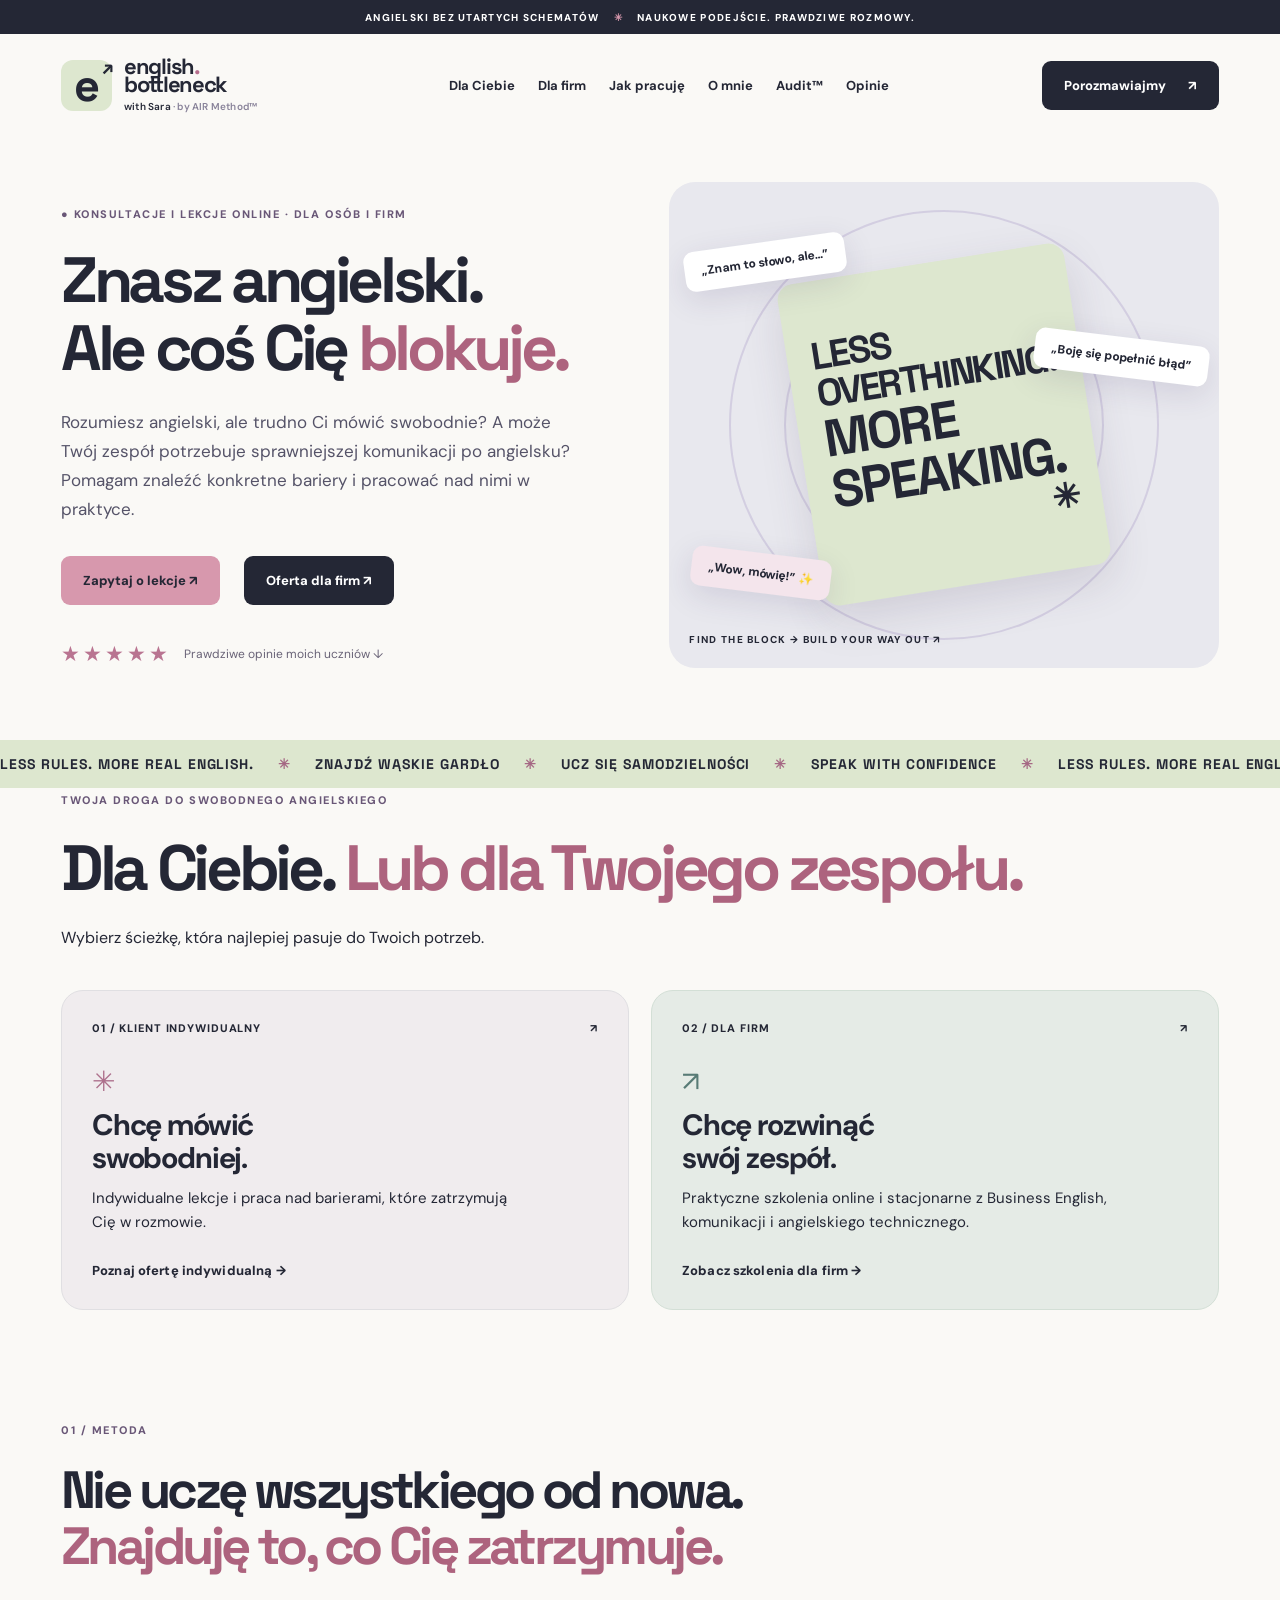
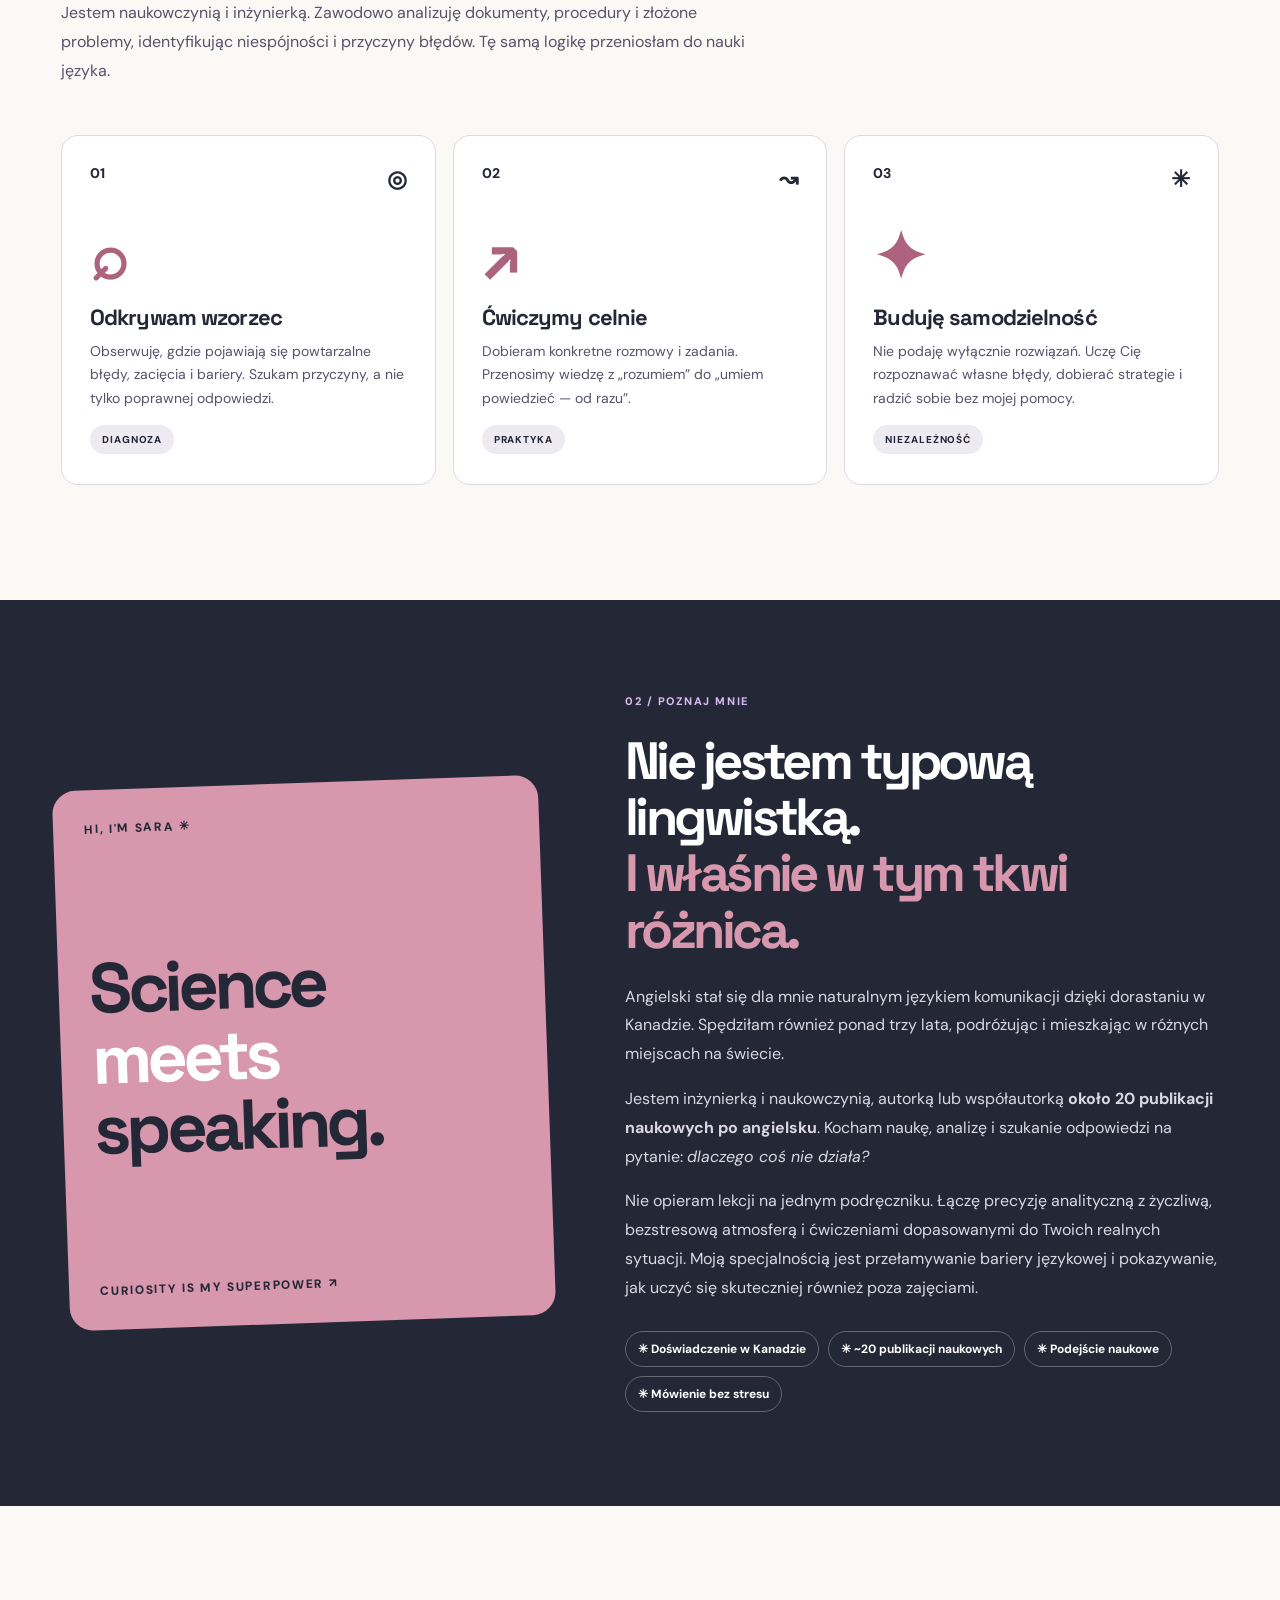
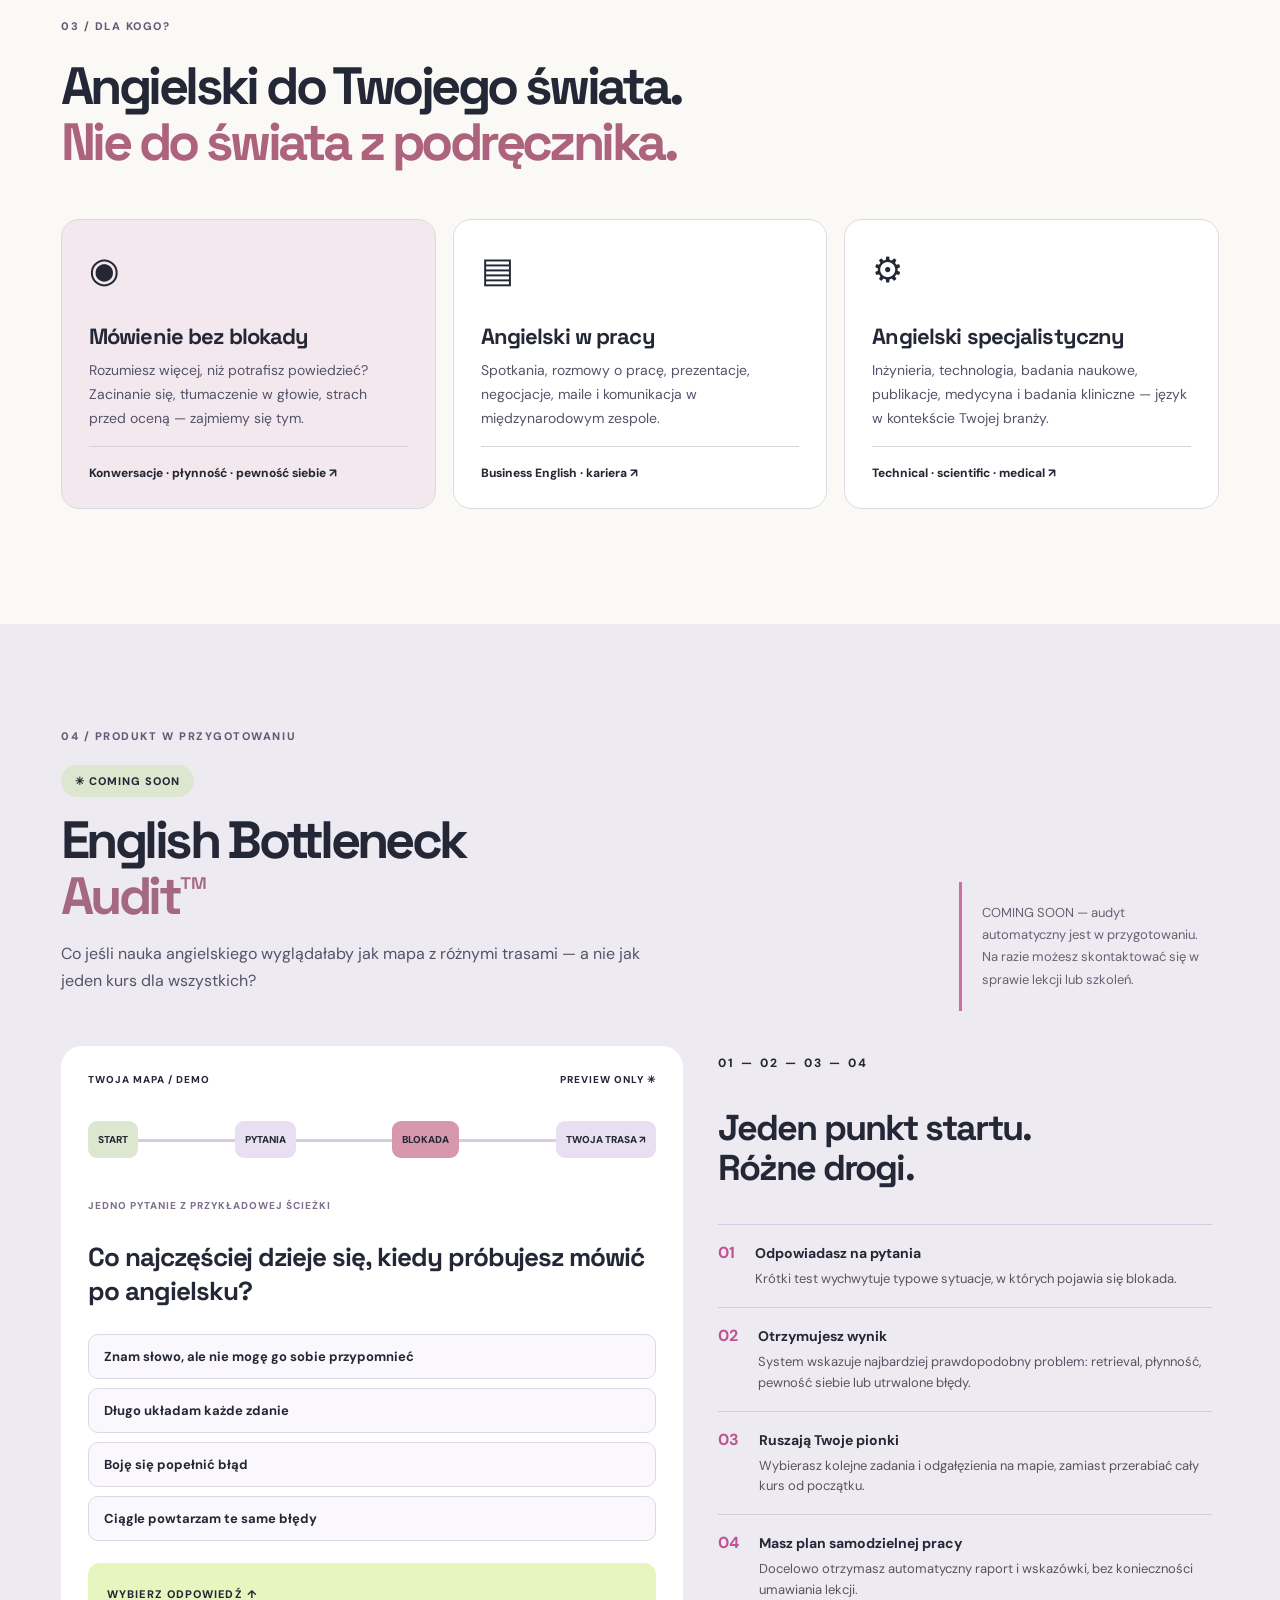
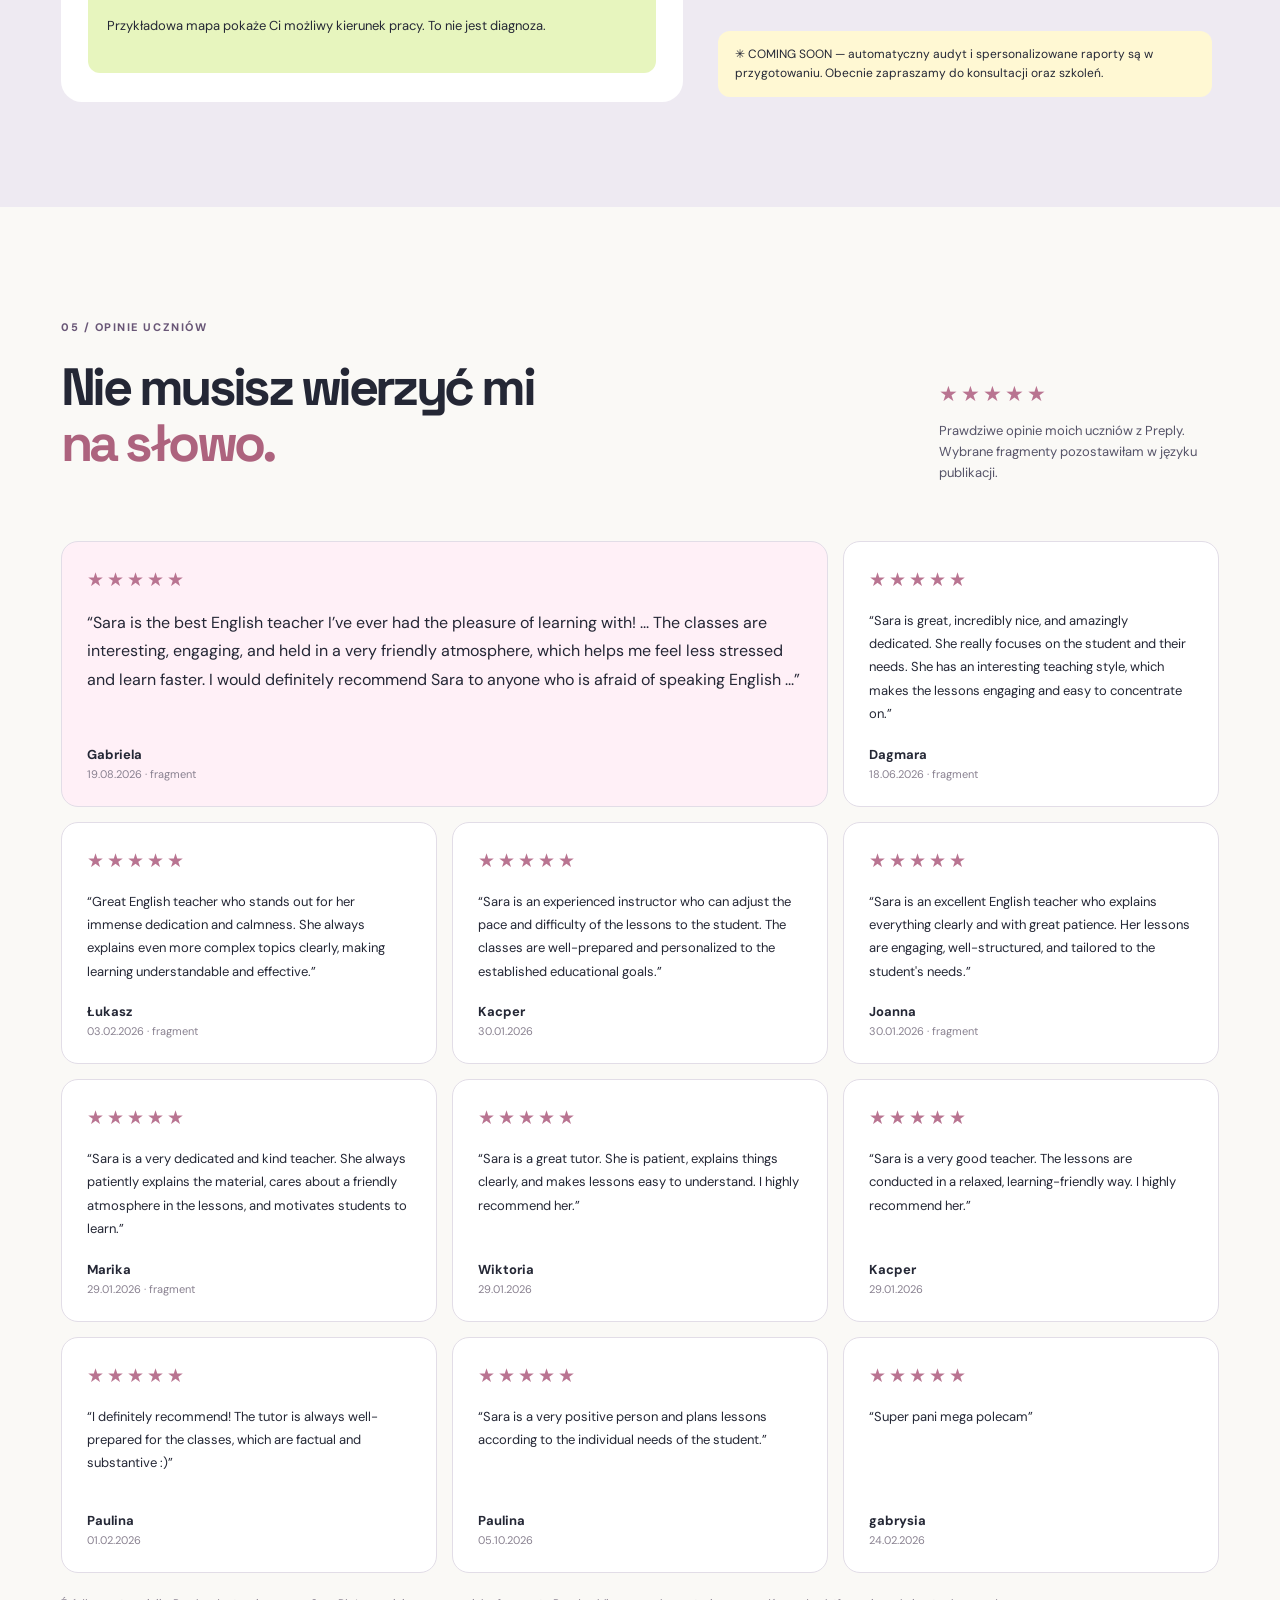
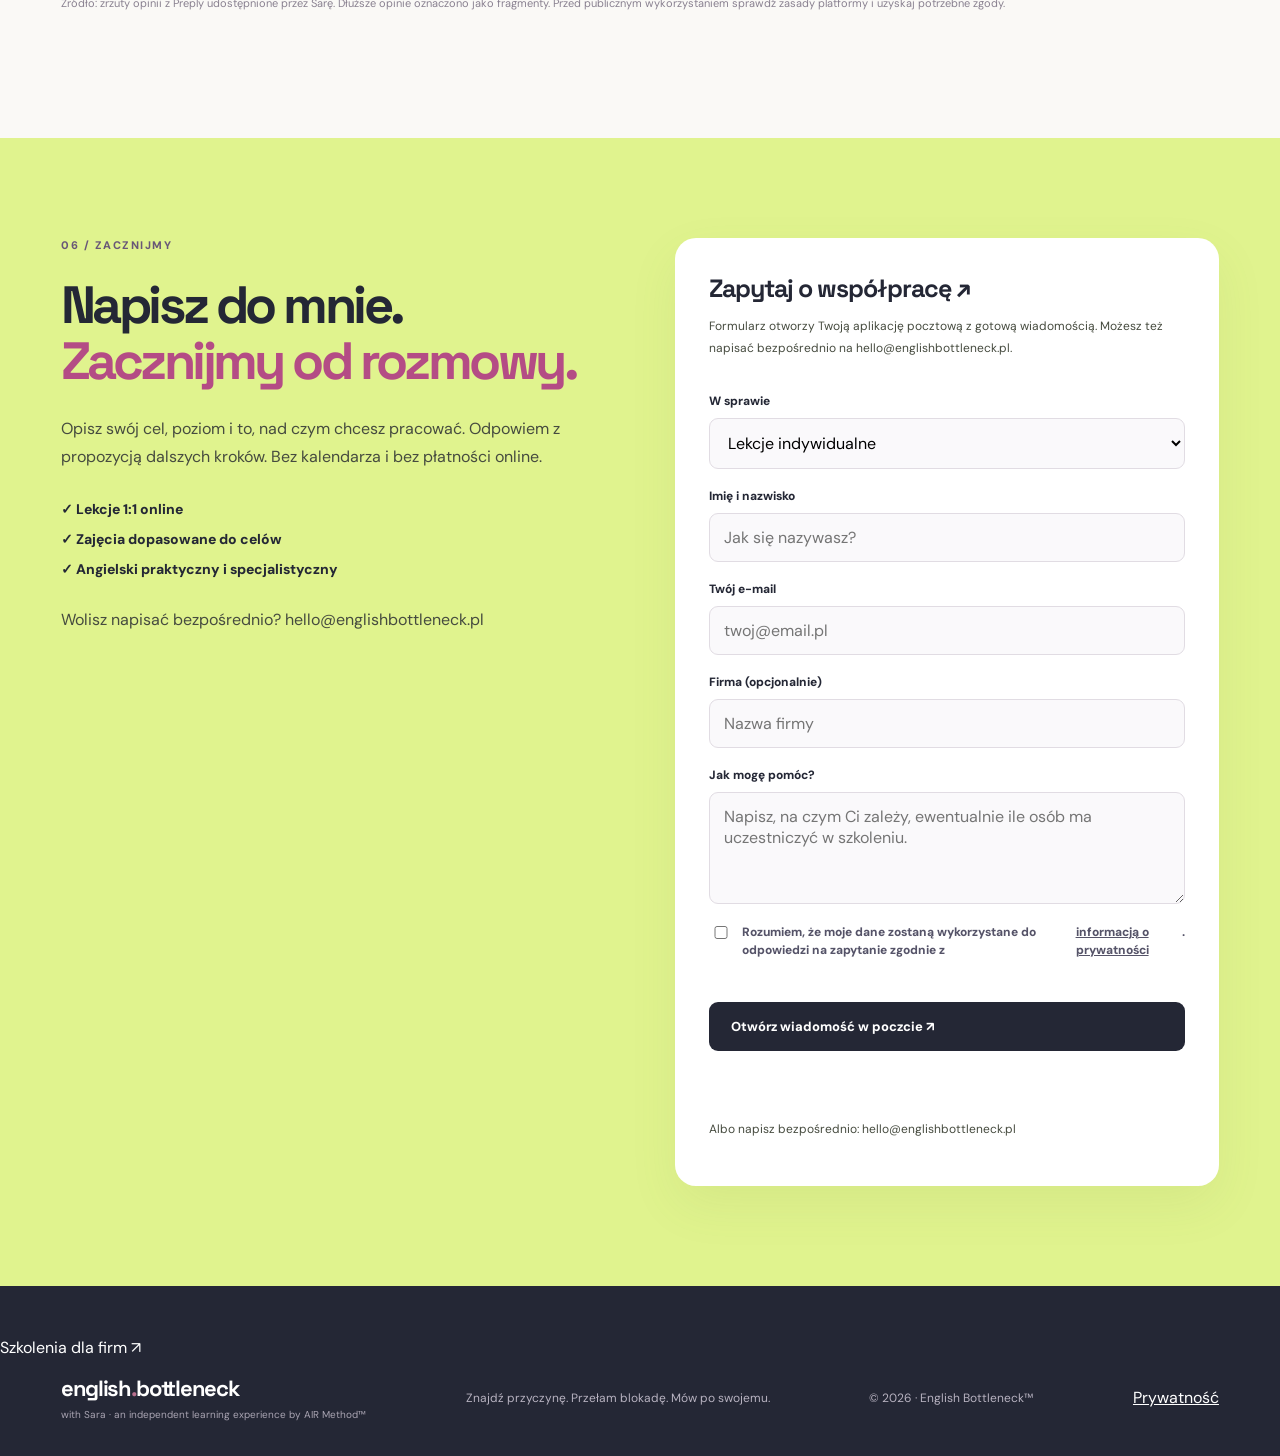
<file: index.html>
<!DOCTYPE html>

<html lang="pl"><head><meta charset="utf-8"/><meta content="width=device-width, initial-scale=1" name="viewport"/><meta content="Angielski bez blokad: indywidualne lekcje i konsultacje online, Business English i szkolenia językowe dla firm. Napisz i zapytaj o współpracę." name="description"/><title>English Bottleneck™ | Lekcje angielskiego online i szkolenia dla firm</title><link href="https://fonts.googleapis.com" rel="preconnect"/><link crossorigin="" href="https://fonts.gstatic.com" rel="preconnect"/><link href="https://fonts.googleapis.com/css2?family=DM+Sans:wght@400;500;600;700;800&amp;family=Space+Grotesk:wght@400;500;600;700&amp;display=swap" rel="stylesheet"/><link href="https://englishbottleneck.pl/" rel="canonical"/><meta content="index,follow" name="robots"/><style>
:root{--ink:#242735;--muted:#555368;--pink:#D798AD;--cream:#FAF9F6;--lime:#DDE7CF;--lilac:#EEEAF2;--line:#ddd9e1}*{box-sizing:border-box}html{scroll-behavior:smooth}body{margin:0;background:var(--cream);color:var(--ink);font-family:'DM Sans',sans-serif}a{color:inherit;text-decoration:none}button,input,textarea,select{font:inherit}button{cursor:pointer}.container{max-width:1230px;padding:0 36px;margin:0 auto}.topbar{height:34px;background:var(--ink);color:#fff;text-align:center;display:flex;align-items:center;justify-content:center;gap:14px;font-size:10px;font-weight:800;letter-spacing:.13em}.topbar span{color:var(--pink)}.nav{height:102px;display:flex;align-items:center;justify-content:space-between;gap:25px}.brand{display:flex;align-items:center;gap:12px;min-width:235px}.brand-icon{background:var(--lime);height:51px;width:51px;border-radius:12px;display:grid;place-items:center;font:700 45px 'Space Grotesk';line-height:1;position:relative}.brand-icon span{position:absolute;right:-2px;top:-2px;font-size:19px}.brand-label{font:700 22px/0.83 'Space Grotesk';letter-spacing:-1.3px}.brand-label .dot,.footer-brand b span{color:#B86F8E}.brand-label small{font:600 10px/1.2 'DM Sans';display:block;letter-spacing:.02em;margin-top:8px}.brand-label small i{font-style:normal;color:#89839a}.nav nav{display:flex;gap:23px;align-items:center}.nav nav a{font-weight:700;font-size:13px}.nav nav a:hover,.underlink:hover{color:#935E78}.button{border:0;border-radius:9px;display:inline-flex;align-items:center;justify-content:space-between;gap:22px;padding:16px 22px;font-weight:800;font-size:13px;transition:transform .2s}.button:hover{transform:translateY(-3px)}.button-dark{color:white;background:var(--ink)}.button-pink{background:var(--pink)}.mobile-menu{display:none;background:none;border:0;font-size:27px}.hero{display:grid;grid-template-columns:1.03fr .97fr;gap:25px;min-height:590px;padding-top:46px;padding-bottom:72px}.hero-copy{padding-top:25px}.eyebrow,.kicker{font-size:11px;letter-spacing:.14em;font-weight:800;color:#695777}.live-dot{width:9px;height:9px;border-radius:50%;background:#81b851;display:inline-block;margin-right:8px}.hero h1,h2{font:700 clamp(42px,5vw,70px)/1.07 'Space Grotesk';letter-spacing:-.068em;margin:25px 0}.hero h1 em,h2 em{font-style:normal;color:#AD637E}.hero-lead{max-width:520px;color:#555368;font-size:17px;line-height:1.7}.hero-buttons{display:flex;align-items:center;gap:24px;margin-top:32px}.underlink{font-size:13px;font-weight:800;text-decoration:underline;text-underline-offset:6px}.hero-social{display:flex;align-items:center;gap:13px;margin-top:35px;font-size:12px;color:#696377}.stars,.big-stars,.review-stars{color:#B97491;letter-spacing:3px;font-size:21px}.hero-graphic{min-height:485px;background:#E8E8EE;border-radius:26px;position:relative;overflow:hidden;display:flex;align-items:center;justify-content:center}.orbit{border:2px solid rgba(109,78,158,.17);border-radius:50%;position:absolute;width:430px;height:430px}.orbit.two{width:320px;height:320px}.sticker{height:325px;width:290px;background:var(--lime);border-radius:16px;transform:rotate(-9deg);display:flex;flex-direction:column;justify-content:center;padding:24px;box-shadow:0 16px 42px #45385825;font:800 38px/1 'Space Grotesk';letter-spacing:-2.2px}.sticker strong{font-size:52px}.sticker-star{font-size:34px;align-self:end}.floating{position:absolute;z-index:2;background:white;padding:12px 17px;border-radius:10px;box-shadow:0 9px 30px #3a255d20;font-size:12px;font-weight:800}.floating1{top:60px;left:15px;transform:rotate(-8deg)}.floating2{right:10px;top:155px;transform:rotate(7deg)}.floating3{left:22px;bottom:75px;transform:rotate(7deg);background:#F4E5EC}.graphic-bottom{position:absolute;bottom:22px;left:20px;font-size:10px;font-weight:800;letter-spacing:.13em}.marquee{overflow:hidden;background:var(--lime);padding:15px 0}.marquee>div{white-space:nowrap;text-align:center;font:700 14px 'Space Grotesk';letter-spacing:.07em}.marquee span{padding:0 19px;color:#A56884}.section{padding-top:113px;padding-bottom:115px}.section-head{max-width:900px}.section h2,.about h2,.audit h2,.contact h2{font-size:clamp(37px,4.1vw,57px)}.section-head>p{max-width:710px;color:var(--muted);line-height:1.8;font-size:16px}.three-grid{display:grid;grid-template-columns:repeat(3,minmax(0,1fr));gap:17px;margin-top:49px}.step-card{background:white;border:1px solid var(--line);border-radius:17px;padding:28px 28px 30px;min-height:340px;display:flex;flex-direction:column}.card-top{display:flex;justify-content:space-between;font-weight:800;font-size:14px}.card-top span:last-child{font-size:23px}.step-graphic{font:700 64px 'Space Grotesk';margin:22px 0 5px;color:#AD637E}.step-card h3,.offer-card h3{font:700 22px 'Space Grotesk';letter-spacing:-.04em;margin:0 0 9px}.step-card p,.offer-card p{line-height:1.7;font-size:14px;color:var(--muted);margin-top:0}.pill{margin-top:auto;align-self:start;border-radius:50px;padding:8px 12px;background:var(--lilac);font-size:10px;letter-spacing:.09em;font-weight:800}.about{background:var(--ink);color:white;padding:94px 0}.about-grid{display:grid;grid-template-columns:.9fr 1.1fr;gap:78px;align-items:center}.about-poster{min-height:540px;background:var(--pink);border-radius:23px;color:var(--ink);display:flex;flex-direction:column;justify-content:space-between;padding:31px;transform:rotate(-2deg)}.poster-overline,.poster-foot{font-size:12px;letter-spacing:.14em;font-weight:800}.poster-big{font:700 clamp(48px,5.5vw,79px)/1 'Space Grotesk';letter-spacing:-.07em}.poster-big em{font-style:normal;color:white}.about .kicker{color:#d7b9f7}.about h2 em{color:var(--pink)}.about-content p{line-height:1.8;color:#dbd8e3}.chips{display:flex;flex-wrap:wrap;gap:9px;margin-top:28px}.chips span{border:1px solid #686575;border-radius:40px;padding:9px 12px;font-size:12px;font-weight:700}.offer-card{border:1px solid var(--line);padding:27px;border-radius:18px;background:white;display:flex;flex-direction:column;min-height:290px}.offer-card.selected{background:#F2E8ED}.offer-emoji{font-size:35px;margin-bottom:29px}.offer-bottom{border-top:1px solid #d8d2d9;padding-top:18px;margin-top:auto;font-size:12px;font-weight:800}.audit{background:var(--lilac);padding:105px 0}.audit-top{display:grid;grid-template-columns:1fr 260px;gap:80px;align-items:end;margin-bottom:35px}.soon{display:inline-block;border-radius:50px;background:var(--lime);padding:9px 14px;font-size:11px;font-weight:800;letter-spacing:.09em;margin-top:22px}.audit h2{margin:15px 0}.audit h2 em{color:#A56884}.audit-top p{max-width:580px;color:var(--muted);line-height:1.7}.audit-disclaimer{font-size:13px;line-height:1.7;color:#676075;padding:20px;border-left:3px solid #cb6ea0}.audit-columns{display:grid;grid-template-columns:1.1fr .9fr;gap:28px}.audit-demo{border-radius:21px;background:white;padding:27px}.demo-top{display:flex;justify-content:space-between;gap:10px;font-size:10px;font-weight:800;letter-spacing:.1em}.path{margin:35px 0;display:flex;justify-content:space-between;position:relative;gap:9px}.path-connector{position:absolute;height:3px;background:#d8cce3;top:50%;left:5%;right:5%;z-index:0}.node{background:#e8dff1;position:relative;z-index:1;padding:12px 10px;border-radius:9px;font-size:10px;font-weight:800;text-align:center}.node.active{background:var(--lime)}.node.pink{background:var(--pink)}.mini-label{font-size:10px;color:#7d718b;letter-spacing:.1em;font-weight:800}.audit-demo h3{font:700 26px 'Space Grotesk';letter-spacing:-.04em}.answers{display:grid;gap:9px}.answers button{border:1px solid #ded7e4;border-radius:10px;padding:13px 15px;text-align:left;background:#faf8fc;color:var(--ink);font-weight:700;font-size:13px}.answers button:hover,.answers button.chosen{background:#F2E8ED;border-color:#e976af}.result{margin-top:22px;background:#e7f5be;padding:19px;border-radius:12px;min-height:110px}.result span{font-size:11px;font-weight:800;letter-spacing:.1em}.result p{font-size:13px;line-height:1.6;margin-bottom:0}.audit-explainer{padding:5px 7px}.tiny-numbers{font-size:12px;font-weight:800;letter-spacing:.2em}.audit-explainer h3{font:700 36px/1.12 'Space Grotesk';letter-spacing:-.05em}.route-step{display:flex;gap:20px;border-top:1px solid #d6c9e2;padding:17px 0}.route-step>b{color:#bd5295}.route-step strong{font-size:14px}.route-step p{font-size:13px;line-height:1.6;color:#5a5264;margin:6px 0 0}.audit-note{background:#fff8d3;border-radius:12px;font-size:12px;line-height:1.6;padding:14px 17px;margin-top:13px}.reviews-heading{display:grid;grid-template-columns:1fr 280px;gap:40px;align-items:end}.reviews-heading p{font-size:13px;color:var(--muted);line-height:1.6}.reviews-grid{display:grid;grid-template-columns:repeat(3,1fr);gap:15px;margin-top:44px}.review{background:white;border:1px solid #e2dde7;border-radius:17px;padding:25px;display:flex;flex-direction:column;min-height:236px}.review.featured{background:#fff0f7;grid-column:span 2}.review-stars{font-size:19px}.review blockquote{font-size:13px;line-height:1.8;margin:17px 0 20px;flex:1}.review.featured blockquote{font-size:16px}.review footer{display:flex;flex-direction:column;gap:4px}.review footer b{font-size:13px}.review footer span,.review-source{font-size:11px;color:#898190}.review-source{margin-top:21px;line-height:1.7}.contact{background:#e0f38e;padding:100px 0}.contact-columns{display:grid;grid-template-columns:1fr 1fr;gap:70px}.contact h2 em{color:#b44c85}.contact-columns>div>p{line-height:1.8;color:#464b3f}.contact-points{display:grid;gap:12px;font-size:14px;font-weight:800;margin:28px 0}.own-mail{margin-top:46px;font-size:13px}.own-mail small{display:block;color:#666;margin-top:5px}.form-panel{background:white;padding:34px;border-radius:21px;box-shadow:0 19px 50px #60762b15}.form-title{font:700 25px 'Space Grotesk';letter-spacing:-.04em}.form-panel>p{font-size:12px;line-height:1.6;color:var(--muted)}.form-panel form{display:grid;gap:9px;margin-top:23px}.form-panel label{font-size:12px;font-weight:800;margin-top:10px}.form-panel input,.form-panel textarea,.form-panel select{background:#faf9fb;border:1px solid #e1dce3;border-radius:9px;padding:13px 14px;outline-color:#C98CA4;width:100%}.button-full{margin-top:16px;width:100%}.form-status{min-height:22px;font-size:12px}.footer{background:var(--ink);color:white;padding:35px 0}.footer-row{display:flex;align-items:center;justify-content:space-between;gap:24px}.footer-brand b{font:700 22px 'Space Grotesk';letter-spacing:-.06em}.footer-brand small{display:block;color:#aaa5b3;margin-top:6px;font-size:10px}.footer-row p,.footer-row>span{font-size:12px;color:#b7b2c0}@media(max-width:1050px){.nav nav{gap:12px}.nav nav a{font-size:12px}.about-grid{gap:35px}.hero h1{font-size:54px}.reviews-grid{grid-template-columns:repeat(2,1fr)}}@media(max-width:760px){.container{padding-left:20px;padding-right:20px}.topbar{font-size:8px;letter-spacing:.06em}.nav{height:80px}.nav nav{display:none;position:absolute;z-index:20;left:0;right:0;top:114px;background:var(--cream);padding:20px;box-shadow:0 20px 25px #24183221;flex-direction:column;align-items:start}.nav nav.open{display:flex}.nav-button{display:none}.mobile-menu{display:block}.hero{grid-template-columns:1fr;padding-top:10px;padding-bottom:35px}.hero h1{font-size:clamp(43px,10vw,64px)}.hero-graphic{min-height:390px}.hero-lead{font-size:15px}.sticker{width:255px;height:295px;font-size:31px}.sticker strong{font-size:46px}.section{padding-top:75px;padding-bottom:75px}.three-grid,.about-grid,.audit-columns,.contact-columns,.audit-top,.reviews-heading{grid-template-columns:1fr}.about{padding:70px 0}.about-poster{min-height:370px}.poster-big{font-size:60px}.audit{padding:75px 0}.audit-top{gap:6px}.audit-disclaimer{padding:12px}.reviews-grid{grid-template-columns:1fr}.review.featured{grid-column:auto}.contact{padding:75px 0}.contact-columns{gap:35px}.footer-row{flex-direction:column;align-items:start}.hero-buttons{flex-wrap:wrap}.section h2,.about h2,.audit h2,.contact h2{font-size:39px}}@media(max-width:420px){.brand{min-width:auto}.brand-label{font-size:19px}.floating{font-size:10px;padding:10px}.floating1{left:6px}.floating2{right:5px}.node{font-size:8px;padding:9px 5px}.audit-demo{padding:18px}}


.consent{display:flex!important;align-items:flex-start;gap:10px;font-size:12px;line-height:1.5;margin:18px 0;color:var(--muted)}.consent input{width:auto!important;min-width:16px;margin-top:3px}.consent a,.footer-row>a{text-decoration:underline}.form-status{font-size:13px;margin-top:12px;line-height:1.5}@media(max-width:750px){.hero-buttons{flex-wrap:wrap}.contact-columns{gap:30px}}</style><meta content="English Bottleneck™ — angielski, który działa w praktyce" property="og:title"/><meta content="Lekcje online, konsultacje językowe i szkolenia Business English dla firm." property="og:description"/><link href="favicon.svg" rel="icon" type="image/svg+xml"/><style>
/* FIX: only two audience cards — preserve all other visual sections */
#wybierz-oferte .audience-grid{display:grid;grid-template-columns:repeat(2,minmax(0,1fr));gap:22px;align-items:stretch;margin-top:42px}
#wybierz-oferte .audience-card{display:flex;flex-direction:column;justify-content:space-between;gap:28px;min-width:0;min-height:295px;padding:30px;border-radius:22px;text-decoration:none;color:#242735;border:1px solid #E0DFE2;background:#F0ECEE;transition:transform .2s,box-shadow .2s}
#wybierz-oferte .audience-card.business{background:#E5EBE6;border-color:#D3DFD6}
#wybierz-oferte .audience-card:hover{transform:translateY(-3px);box-shadow:0 15px 35px rgba(36,39,53,.10)}
#wybierz-oferte .audience-card-top{display:flex;justify-content:space-between;align-items:center;gap:12px;letter-spacing:.08em;font-size:11px;font-weight:800}
#wybierz-oferte .audience-symbol{display:block;font-size:28px;color:#AE718D;margin-bottom:9px}
#wybierz-oferte .audience-card.business .audience-symbol{color:#587B76}
#wybierz-oferte .audience-card h3{font-size:clamp(24px,2.3vw,34px);line-height:1.13;letter-spacing:-.04em;margin:0 0 12px}
#wybierz-oferte .audience-card p{font-size:15px;line-height:1.55;margin:0;max-width:44ch}
#wybierz-oferte .audience-action{display:block;font-size:13px;font-weight:800;letter-spacing:.01em;margin-top:auto}
@media(max-width:720px){#wybierz-oferte .audience-grid{grid-template-columns:1fr;gap:14px;margin-top:28px}#wybierz-oferte .audience-card{min-height:270px;padding:24px}}
</style></head><body>
<div class="topbar">ANGIELSKI BEZ UTARTYCH SCHEMATÓW <span>✳</span> NAUKOWE PODEJŚCIE. PRAWDZIWE ROZMOWY.</div>
<header class="nav container"><a aria-label="English Bottleneck — strona główna" class="brand" href="#start"><span class="brand-icon">e<span>↗</span></span><span class="brand-label">english<span class="dot">.</span><br/>bottleneck<small>with Sara <i>· by AIR Method™</i></small></span></a><nav id="navigation"><a href="#wybierz-oferte">Dla Ciebie</a><a href="dla-firm.html">Dla firm</a><a href="#metoda">Jak pracuję</a><a href="#o-mnie">O mnie</a><a href="#audit">Audit™</a><a href="#opinie">Opinie</a></nav><a class="button button-dark nav-button" href="#kontakt">Porozmawiajmy <span>↗</span></a><button aria-expanded="false" aria-label="Otwórz menu" class="mobile-menu" id="menuBtn">☰</button></header>
<main id="start"><section class="hero container"><div class="hero-copy"><div class="eyebrow">● KONSULTACJE I LEKCJE ONLINE · DLA OSÓB I FIRM</div><h1>Znasz angielski.<br/>Ale coś Cię <em>blokuje.</em></h1><p class="hero-lead">Rozumiesz angielski, ale trudno Ci mówić swobodnie? A może Twój zespół potrzebuje sprawniejszej komunikacji po angielsku? Pomagam znaleźć konkretne bariery i pracować nad nimi w praktyce.</p><div class="hero-buttons"><a class="button button-pink" href="#kontakt">Zapytaj o lekcje ↗</a><a class="button button-dark" href="dla-firm.html">Oferta dla firm ↗</a></div><div class="hero-social"><span class="stars">★★★★★</span><span>Prawdziwe opinie moich uczniów ↓</span></div></div><div class="hero-graphic"><div class="orbit one"></div><div class="orbit two"></div><div class="sticker"><span>LESS<br/>OVERTHINKING.</span><strong>MORE<br/>SPEAKING.</strong><span class="sticker-star">✳</span></div><div class="floating floating1">„Znam to słowo, ale…”</div><div class="floating floating2">„Boję się popełnić błąd”</div><div class="floating floating3">„Wow, mówię!” ✨</div><div class="graphic-bottom">FIND THE BLOCK → BUILD YOUR WAY OUT ↗</div></div></section><div class="marquee"><div>LESS RULES. MORE REAL ENGLISH. <span>✳</span> ZNAJDŹ WĄSKIE GARDŁO <span>✳</span> UCZ SIĘ SAMODZIELNOŚCI <span>✳</span> SPEAK WITH CONFIDENCE <span>✳</span> LESS RULES. MORE REAL ENGLISH.</div></div><section aria-labelledby="audience-heading" class="audience-section container" id="wybierz-oferte"><div class="audience-top"><span class="kicker">TWOJA DROGA DO SWOBODNEGO ANGIELSKIEGO</span><h2 id="audience-heading">Dla Ciebie. <em>Lub dla Twojego zespołu.</em></h2><p>Wybierz ścieżkę, która najlepiej pasuje do Twoich potrzeb.</p></div><div class="audience-grid"><a class="audience-card personal" href="#kontakt"><div class="audience-card-top"><span>01 / KLIENT INDYWIDUALNY</span><span aria-hidden="true">↗</span></div><div><span class="audience-symbol">✳</span><h3>Chcę mówić<br/>swobodniej.</h3><p>Indywidualne lekcje i praca nad barierami, które zatrzymują Cię w rozmowie.</p></div><span class="audience-action">Poznaj ofertę indywidualną <span aria-hidden="true">→</span></span></a><a class="audience-card business" href="dla-firm.html"><div class="audience-card-top"><span>02 / DLA FIRM</span><span aria-hidden="true">↗</span></div><div><span class="audience-symbol">↗</span><h3>Chcę rozwinąć<br/>swój zespół.</h3><p>Praktyczne szkolenia online i stacjonarne z Business English, komunikacji i angielskiego technicznego.</p></div><span class="audience-action">Zobacz szkolenia dla firm <span aria-hidden="true">→</span></span></a></div></section>

<section class="section container" id="metoda"><div class="section-head"><div class="kicker">01 / METODA</div><h2>Nie uczę wszystkiego od nowa.<br/><em>Znajduję to, co Cię zatrzymuje.</em></h2><p>Jestem naukowczynią i inżynierką. Zawodowo analizuję dokumenty, procedury i złożone problemy, identyfikując niespójności i przyczyny błędów. Tę samą logikę przeniosłam do nauki języka.</p></div><div class="three-grid"><article class="step-card"><div class="card-top"><span>01</span><span>◎</span></div><div class="step-graphic">⌕</div><h3>Odkrywam wzorzec</h3><p>Obserwuję, gdzie pojawiają się powtarzalne błędy, zacięcia i bariery. Szukam przyczyny, a nie tylko poprawnej odpowiedzi.</p><span class="pill">DIAGNOZA</span></article><article class="step-card"><div class="card-top"><span>02</span><span>↝</span></div><div class="step-graphic">↗</div><h3>Ćwiczymy celnie</h3><p>Dobieram konkretne rozmowy i zadania. Przenosimy wiedzę z „rozumiem” do „umiem powiedzieć — od razu”.</p><span class="pill">PRAKTYKA</span></article><article class="step-card"><div class="card-top"><span>03</span><span>✳</span></div><div class="step-graphic">✦</div><h3>Buduję samodzielność</h3><p>Nie podaję wyłącznie rozwiązań. Uczę Cię rozpoznawać własne błędy, dobierać strategie i radzić sobie bez mojej pomocy.</p><span class="pill">NIEZALEŻNOŚĆ</span></article></div></section>
<section class="about" id="o-mnie"><div class="container about-grid"><div class="about-poster"><div class="poster-overline">HI, I'M SARA ✳</div><div class="poster-big">Science<br/><em>meets</em><br/>speaking.</div><div class="poster-foot">CURIOSITY IS MY SUPERPOWER ↗</div></div><div class="about-content"><div class="kicker">02 / POZNAJ MNIE</div><h2>Nie jestem typową lingwistką.<br/><em>I właśnie w tym tkwi różnica.</em></h2><p>Angielski stał się dla mnie naturalnym językiem komunikacji dzięki dorastaniu w Kanadzie. Spędziłam również ponad trzy lata, podróżując i mieszkając w różnych miejscach na świecie.</p><p>Jestem inżynierką i naukowczynią, autorką lub współautorką <b>około 20 publikacji naukowych po angielsku</b>. Kocham naukę, analizę i szukanie odpowiedzi na pytanie: <em>dlaczego coś nie działa?</em></p><p>Nie opieram lekcji na jednym podręczniku. Łączę precyzję analityczną z życzliwą, bezstresową atmosferą i ćwiczeniami dopasowanymi do Twoich realnych sytuacji. Moją specjalnością jest przełamywanie bariery językowej i pokazywanie, jak uczyć się skuteczniej również poza zajęciami.</p><div class="chips"><span>✳ Doświadczenie w Kanadzie</span><span>✳ ~20 publikacji naukowych</span><span>✳ Podejście naukowe</span><span>✳ Mówienie bez stresu</span></div></div></div></section>
<section class="section container" id="specjalizacje"><div class="section-head"><div class="kicker">03 / DLA KOGO?</div><h2>Angielski do Twojego świata.<br/><em>Nie do świata z podręcznika.</em></h2></div><div class="three-grid offer-grid"><article class="offer-card selected"><div class="offer-emoji">◉</div><h3>Mówienie bez blokady</h3><p>Rozumiesz więcej, niż potrafisz powiedzieć? Zacinanie się, tłumaczenie w głowie, strach przed oceną — zajmiemy się tym.</p><div class="offer-bottom">Konwersacje · płynność · pewność siebie ↗</div></article><article class="offer-card"><div class="offer-emoji">▤</div><h3>Angielski w pracy</h3><p>Spotkania, rozmowy o pracę, prezentacje, negocjacje, maile i komunikacja w międzynarodowym zespole.</p><div class="offer-bottom">Business English · kariera ↗</div></article><article class="offer-card"><div class="offer-emoji">⚙</div><h3>Angielski specjalistyczny</h3><p>Inżynieria, technologia, badania naukowe, publikacje, medycyna i badania kliniczne — język w kontekście Twojej branży.</p><div class="offer-bottom">Technical · scientific · medical ↗</div></article></div></section>
<section class="audit" id="audit"><div class="container"><div class="audit-top"><div><div class="kicker">04 / PRODUKT W PRZYGOTOWANIU</div><span class="soon">✳ COMING SOON</span><h2>English Bottleneck<br/><em>Audit™</em></h2><p>Co jeśli nauka angielskiego wyglądałaby jak mapa z różnymi trasami — a nie jak jeden kurs dla wszystkich?</p></div><aside class="audit-disclaimer">COMING SOON — audyt automatyczny jest w przygotowaniu. Na razie możesz skontaktować się w sprawie lekcji lub szkoleń.</aside></div><div class="audit-columns"><div class="audit-demo"><div class="demo-top"><span>TWOJA MAPA / DEMO</span><span>PREVIEW ONLY ✳</span></div><div class="path"><div class="path-connector"></div><span class="node active">START</span><span class="node">PYTANIA</span><span class="node pink">BLOKADA</span><span class="node">TWOJA TRASA ↗</span></div><span class="mini-label">JEDNO PYTANIE Z PRZYKŁADOWEJ ŚCIEŻKI</span><h3>Co najczęściej dzieje się, kiedy próbujesz mówić po angielsku?</h3><div class="answers"><button data-route="retrieval">Znam słowo, ale nie mogę go sobie przypomnieć</button><button data-route="fluency">Długo układam każde zdanie</button><button data-route="confidence">Boję się popełnić błąd</button><button data-route="grammar">Ciągle powtarzam te same błędy</button></div><div aria-live="polite" class="result" id="result"><span>WYBIERZ ODPOWIEDŹ ↑</span><p>Przykładowa mapa pokaże Ci możliwy kierunek pracy. To nie jest diagnoza.</p></div></div><div class="audit-explainer"><span class="tiny-numbers">01 — 02 — 03 — 04</span><h3>Jeden punkt startu.<br/>Różne drogi.</h3><div class="route-step"><b>01</b><div><strong>Odpowiadasz na pytania</strong><p>Krótki test wychwytuje typowe sytuacje, w których pojawia się blokada.</p></div></div><div class="route-step"><b>02</b><div><strong>Otrzymujesz wynik</strong><p>System wskazuje najbardziej prawdopodobny problem: retrieval, płynność, pewność siebie lub utrwalone błędy.</p></div></div><div class="route-step"><b>03</b><div><strong>Ruszają Twoje pionki</strong><p>Wybierasz kolejne zadania i odgałęzienia na mapie, zamiast przerabiać cały kurs od początku.</p></div></div><div class="route-step"><b>04</b><div><strong>Masz plan samodzielnej pracy</strong><p>Docelowo otrzymasz automatyczny raport i wskazówki, bez konieczności umawiania lekcji.</p></div></div><div class="audit-note">✳ COMING SOON — automatyczny audyt i spersonalizowane raporty są w przygotowaniu. Obecnie zapraszamy do konsultacji oraz szkoleń.</div></div></div></div></section>
<section class="section container reviews" id="opinie"><div class="reviews-heading"><div><div class="kicker">05 / OPINIE UCZNIÓW</div><h2>Nie musisz wierzyć mi<br/><em>na słowo.</em></h2></div><div><div class="big-stars">★★★★★</div><p>Prawdziwe opinie moich uczniów z Preply. Wybrane fragmenty pozostawiłam w języku publikacji.</p></div></div><div class="reviews-grid">
<article class="review featured"><div class="review-stars">★★★★★</div><blockquote>“Sara is the best English teacher I’ve ever had the pleasure of learning with! ... The classes are interesting, engaging, and held in a very friendly atmosphere, which helps me feel less stressed and learn faster. I would definitely recommend Sara to anyone who is afraid of speaking English ...”</blockquote><footer><b>Gabriela</b><span>19.08.2026 · fragment</span></footer></article>
<article class="review"><div class="review-stars">★★★★★</div><blockquote>“Sara is great, incredibly nice, and amazingly dedicated. She really focuses on the student and their needs. She has an interesting teaching style, which makes the lessons engaging and easy to concentrate on.”</blockquote><footer><b>Dagmara</b><span>18.06.2026 · fragment</span></footer></article>
<article class="review"><div class="review-stars">★★★★★</div><blockquote>“Great English teacher who stands out for her immense dedication and calmness. She always explains even more complex topics clearly, making learning understandable and effective.”</blockquote><footer><b>Łukasz</b><span>03.02.2026 · fragment</span></footer></article>
<article class="review"><div class="review-stars">★★★★★</div><blockquote>“Sara is an experienced instructor who can adjust the pace and difficulty of the lessons to the student. The classes are well-prepared and personalized to the established educational goals.”</blockquote><footer><b>Kacper</b><span>30.01.2026</span></footer></article>
<article class="review"><div class="review-stars">★★★★★</div><blockquote>“Sara is an excellent English teacher who explains everything clearly and with great patience. Her lessons are engaging, well-structured, and tailored to the student's needs.”</blockquote><footer><b>Joanna</b><span>30.01.2026 · fragment</span></footer></article>
<article class="review"><div class="review-stars">★★★★★</div><blockquote>“Sara is a very dedicated and kind teacher. She always patiently explains the material, cares about a friendly atmosphere in the lessons, and motivates students to learn.”</blockquote><footer><b>Marika</b><span>29.01.2026 · fragment</span></footer></article>
<article class="review"><div class="review-stars">★★★★★</div><blockquote>“Sara is a great tutor. She is patient, explains things clearly, and makes lessons easy to understand. I highly recommend her.”</blockquote><footer><b>Wiktoria</b><span>29.01.2026</span></footer></article>
<article class="review"><div class="review-stars">★★★★★</div><blockquote>“Sara is a very good teacher. The lessons are conducted in a relaxed, learning-friendly way. I highly recommend her.”</blockquote><footer><b>Kacper</b><span>29.01.2026</span></footer></article>
<article class="review"><div class="review-stars">★★★★★</div><blockquote>“I definitely recommend! The tutor is always well-prepared for the classes, which are factual and substantive :)”</blockquote><footer><b>Paulina</b><span>01.02.2026</span></footer></article>
<article class="review"><div class="review-stars">★★★★★</div><blockquote>“Sara is a very positive person and plans lessons according to the individual needs of the student.”</blockquote><footer><b>Paulina</b><span>05.10.2026</span></footer></article>
<article class="review"><div class="review-stars">★★★★★</div><blockquote>“Super pani mega polecam”</blockquote><footer><b>gabrysia</b><span>24.02.2026</span></footer></article>
</div><p class="review-source">Źródło: zrzuty opinii z Preply udostępnione przez Sarę. Dłuższe opinie oznaczono jako fragmenty. Przed publicznym wykorzystaniem sprawdź zasady platformy i uzyskaj potrzebne zgody.</p></section>
<section class="contact" id="kontakt"><div class="container contact-columns"><div><div class="kicker">06 / ZACZNIJMY</div><h2>Napisz do mnie.<br/><em>Zacznijmy od rozmowy.</em></h2><p>Opisz swój cel, poziom i to, nad czym chcesz pracować. Odpowiem z propozycją dalszych kroków. Bez kalendarza i bez płatności online.</p><div class="contact-points"><span>✓ Lekcje 1:1 online</span><span>✓ Zajęcia dopasowane do celów</span><span>✓ Angielski praktyczny i specjalistyczny</span></div><p class="contact-mail">Wolisz napisać bezpośrednio? <a data-contact-email="" href="mailto:hello@englishbottleneck.pl">hello@englishbottleneck.pl</a></p></div><div class="form-panel"><div class="form-title">Zapytaj o współpracę ↗</div><p>Formularz otworzy Twoją aplikację pocztową z gotową wiadomością. Możesz też napisać bezpośrednio na hello@englishbottleneck.pl.</p><form id="contactForm">
<label for="type">W sprawie</label>
<select id="type" name="type" required=""><option value="Lekcje indywidualne">Lekcje indywidualne</option><option value="Konsultacja językowa">Konsultacja językowa</option><option value="Szkolenie firmowe">Szkolenie firmowe</option><option value="Inna współpraca">Inna współpraca</option></select>
<label for="name">Imię i nazwisko</label><input autocomplete="name" id="name" name="name" placeholder="Jak się nazywasz?" required=""/>
<label for="email">Twój e-mail</label><input autocomplete="email" id="email" name="email" placeholder="twoj@email.pl" required="" type="email"/>
<label for="company">Firma (opcjonalnie)</label><input id="company" name="company" placeholder="Nazwa firmy"/>
<label for="message">Jak mogę pomóc?</label><textarea id="message" name="message" placeholder="Napisz, na czym Ci zależy, ewentualnie ile osób ma uczestniczyć w szkoleniu." required="" rows="4"></textarea>
<label class="consent"><input id="ack" required="" type="checkbox"/> Rozumiem, że moje dane zostaną wykorzystane do odpowiedzi na zapytanie zgodnie z <a href="prywatnosc.html">informacją o prywatności</a>.</label>
<button class="button button-dark button-full" type="submit">Otwórz wiadomość w poczcie ↗</button><p class="form-status" id="formStatus" role="status"></p>
</form><p>Albo napisz bezpośrednio: <a data-contact-email="" href="mailto:hello@englishbottleneck.pl">hello@englishbottleneck.pl</a></p></div></div></section></main>
<footer class="footer"><p><a href="dla-firm.html">Szkolenia dla firm ↗</a></p><div class="container footer-row"><div class="footer-brand"><b>english<span>.</span>bottleneck</b><small>with Sara · an independent learning experience by AIR Method™</small></div><p>Znajdź przyczynę. Przełam blokadę. Mów po swojemu.</p><span>© 2026 · English Bottleneck™</span><a href="prywatnosc.html">Prywatność</a></div></footer><script>window.ENGLISH_BOTTLENECK_EMAIL="hello@englishbottleneck.pl";

const results={retrieval:['WORD RETRIEVAL — dostęp do słów','Możliwy kierunek: szybkie przywoływanie słownictwa → krótkie odpowiedzi na czas → spontaniczne konwersacje.'],fluency:['FLUENCY — płynne budowanie wypowiedzi','Możliwy kierunek: gotowe wzorce językowe → stopniowo szybsze reakcje → naturalne dialogi.'],confidence:['SPEAKING CONFIDENCE — bariera psychologiczna','Możliwy kierunek: bezpieczne mikro-wyzwania → rozmowy z informacją zwrotną → samodzielne wypowiedzi.'],grammar:['REPEATED PATTERNS — powtarzające się błędy','Możliwy kierunek: rozpoznanie schematu → jedno ćwiczenie celowane → wykorzystanie poprawnej formy w rozmowie.']};document.querySelectorAll('[data-route]').forEach(b=>b.addEventListener('click',()=>{document.querySelectorAll('[data-route]').forEach(x=>x.classList.remove('chosen'));b.classList.add('chosen');const [title,detail]=results[b.dataset.route];document.getElementById('result').innerHTML='<span>'+title+'</span><p>'+detail+'</p><small>Przykład — nie jest to indywidualna diagnoza.</small>'}));const menu=document.getElementById('menuBtn');const nav=document.getElementById('navigation');menu.addEventListener('click',()=>{const open=nav.classList.toggle('open');menu.setAttribute('aria-expanded',String(open));menu.textContent=open?'✕':'☰'});nav.querySelectorAll('a').forEach(a=>a.addEventListener('click',()=>{nav.classList.remove('open');menu.setAttribute('aria-expanded','false');menu.textContent='☰'}));


(function(){const f=document.getElementById('contactForm');if(!f)return;f.addEventListener('submit',e=>{e.preventDefault();const status=document.getElementById('formStatus');const recipient=(window.ENGLISH_BOTTLENECK_EMAIL||'').trim();if(!recipient || recipient.includes('UZUPELNIJ')){status.textContent='Formularz wymaga jeszcze ustawienia adresu e-mail przez właścicielkę strony. Możesz wrócić później.';return;}const d=new FormData(f);const subject='English Bottleneck — '+d.get('type');const body=`Rodzaj zapytania: ${d.get('type')}\nImię: ${d.get('name')}\nE-mail: ${d.get('email')}\nFirma: ${d.get('company')||'—'}\n\nWiadomość:\n${d.get('message')}`; const mailto='mailto:'+encodeURIComponent(recipient)+'?subject='+encodeURIComponent(subject)+'&body='+encodeURIComponent(body);status.textContent='Otwieram Twoją pocztę. Aby wysłać zapytanie, zatwierdź wiadomość w programie e-mail. Jeśli okno nie otworzy się, skopiuj adres kontaktowy ze strony.';window.location.href=mailto;});})();
(function(){const email=(window.ENGLISH_BOTTLENECK_EMAIL||'').trim(); if(!email||email.includes('UZUPELNIJ'))return;document.querySelectorAll('[data-contact-email]').forEach(x=>{x.textContent=email;x.setAttribute('href','mailto:'+email);});})();</script></body></html>
</file>
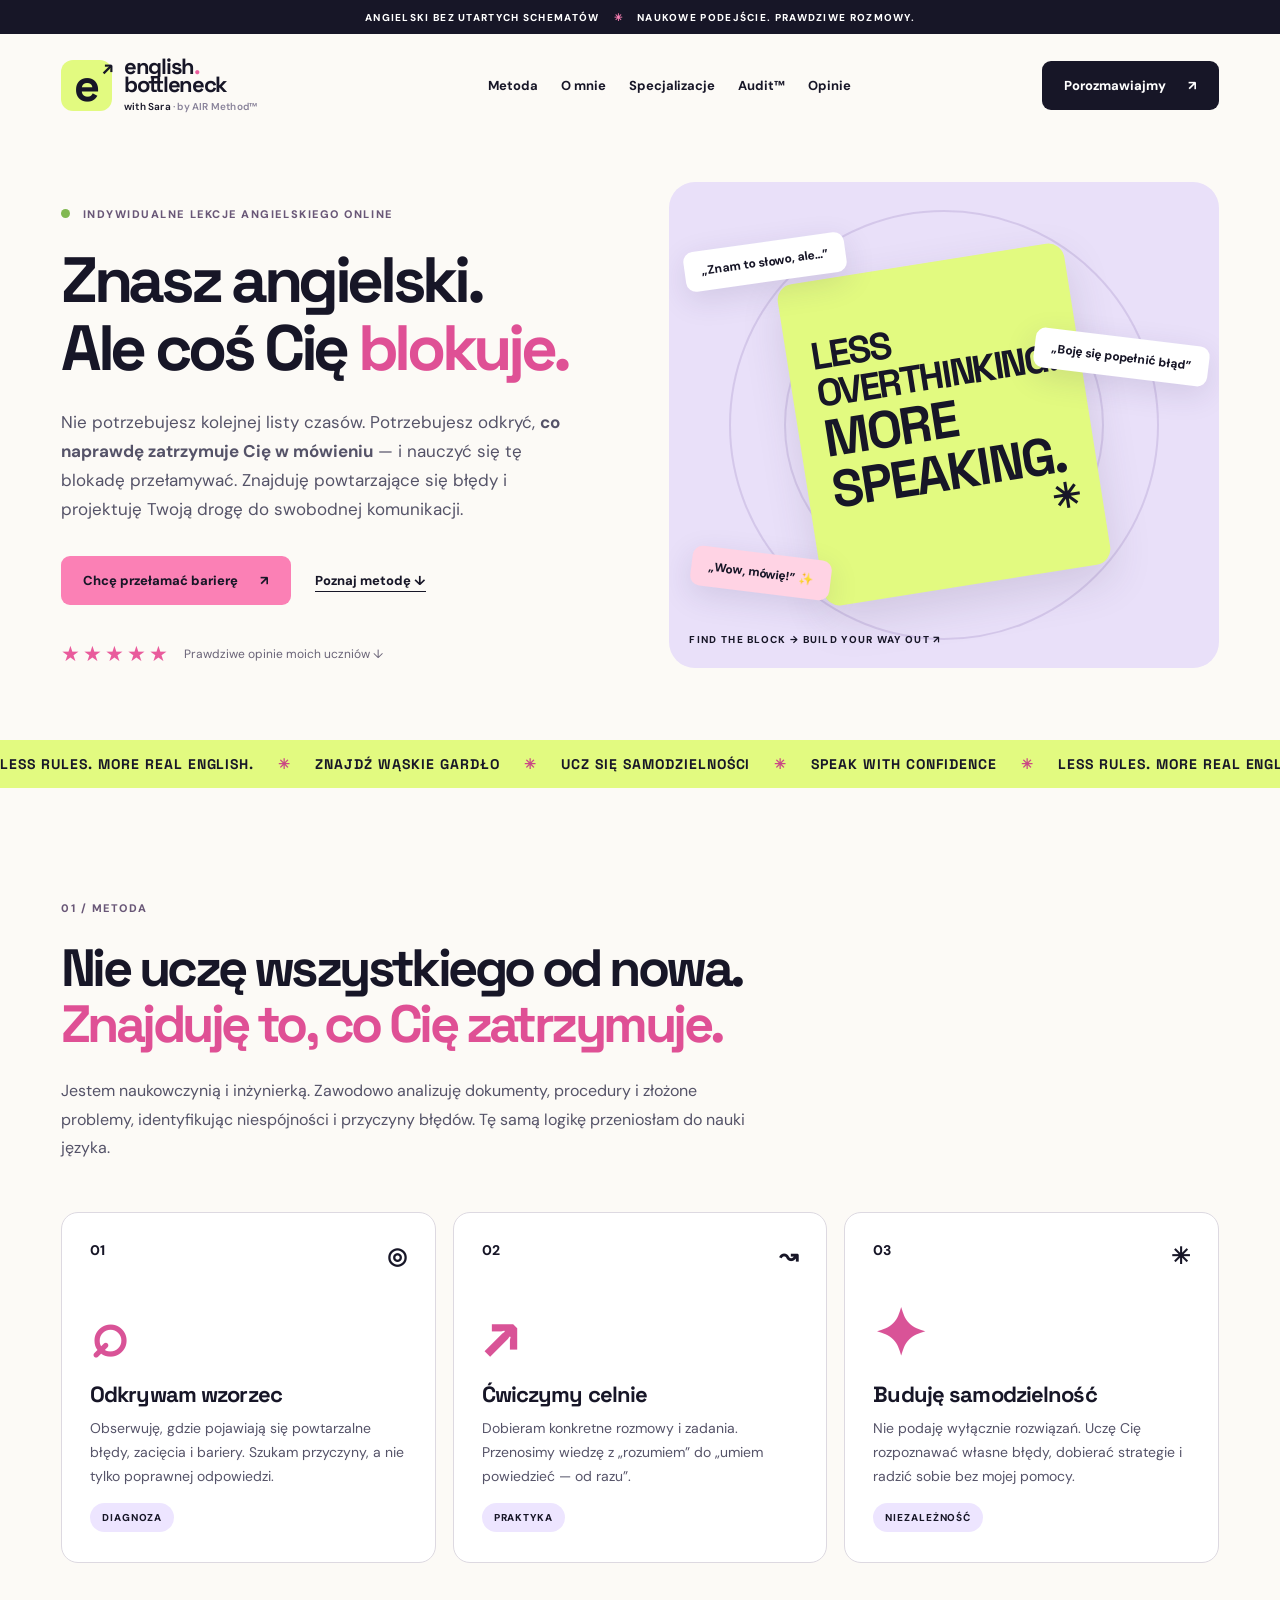
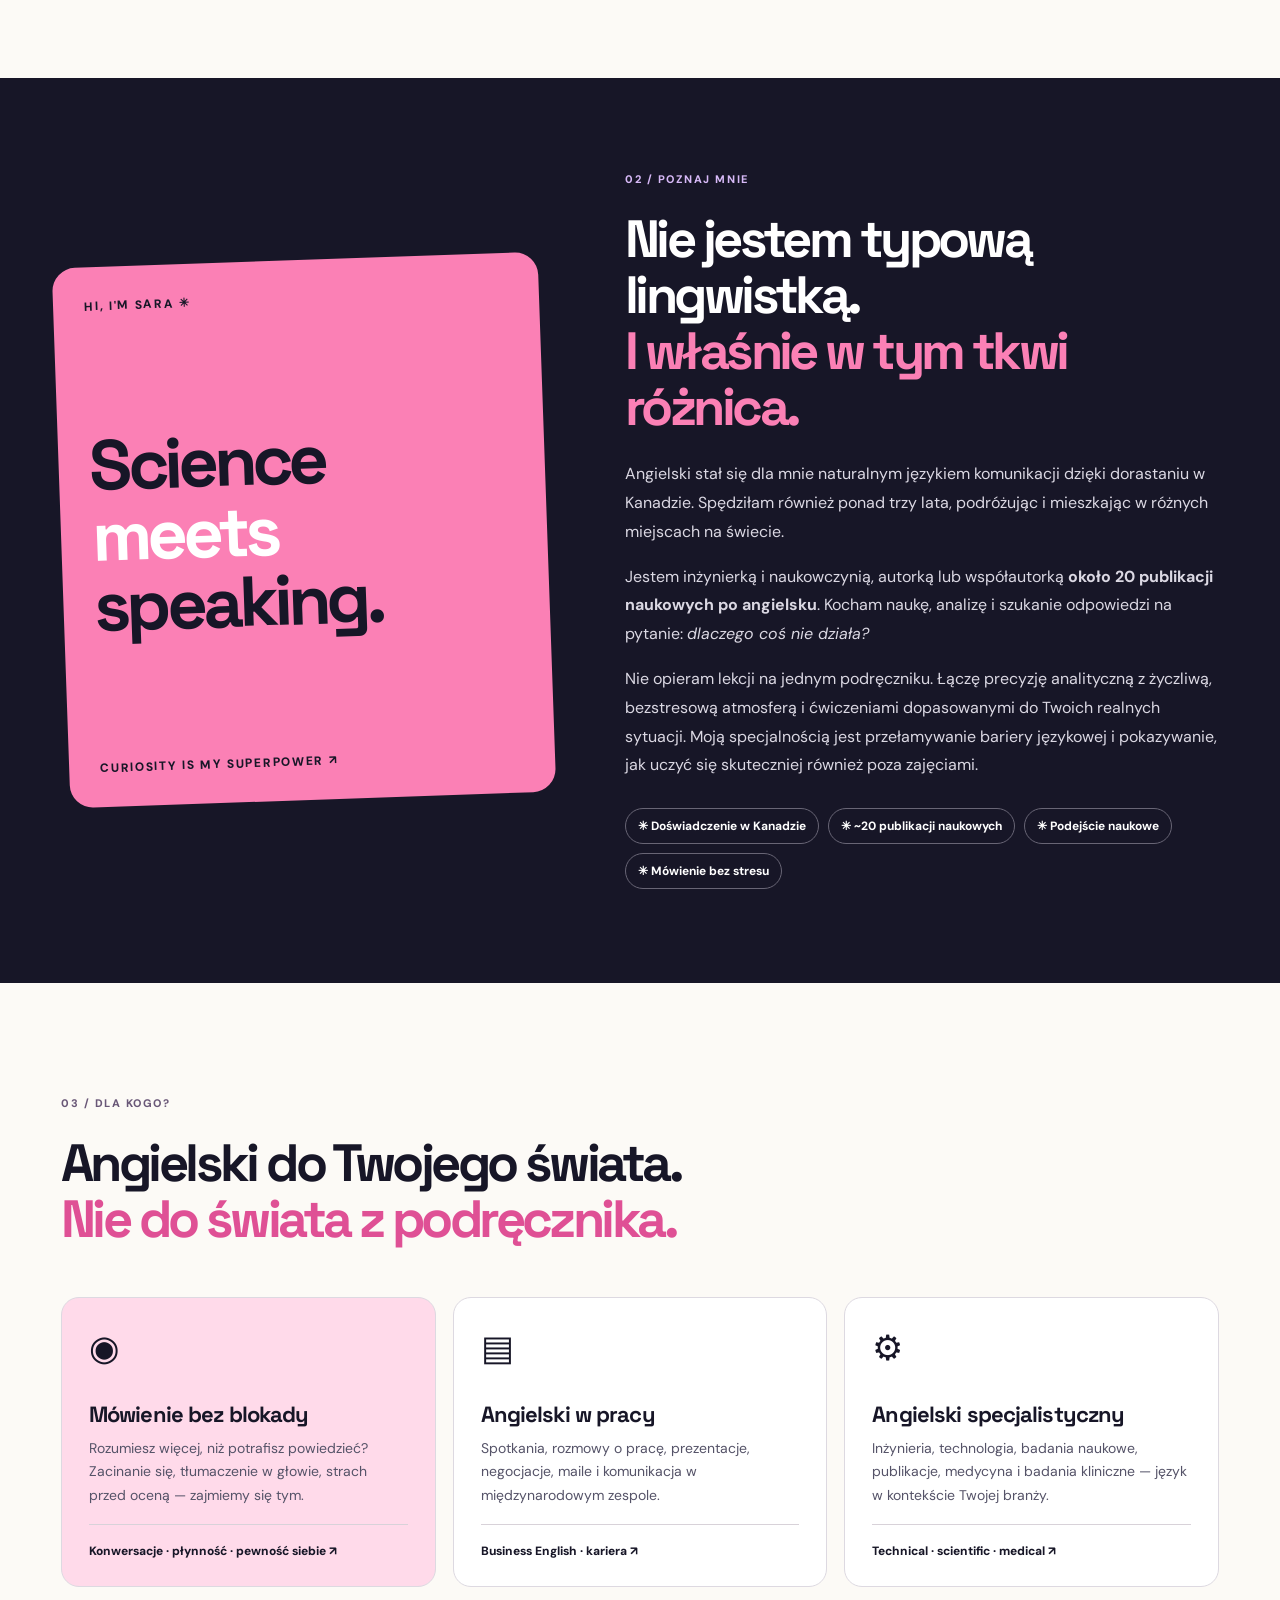
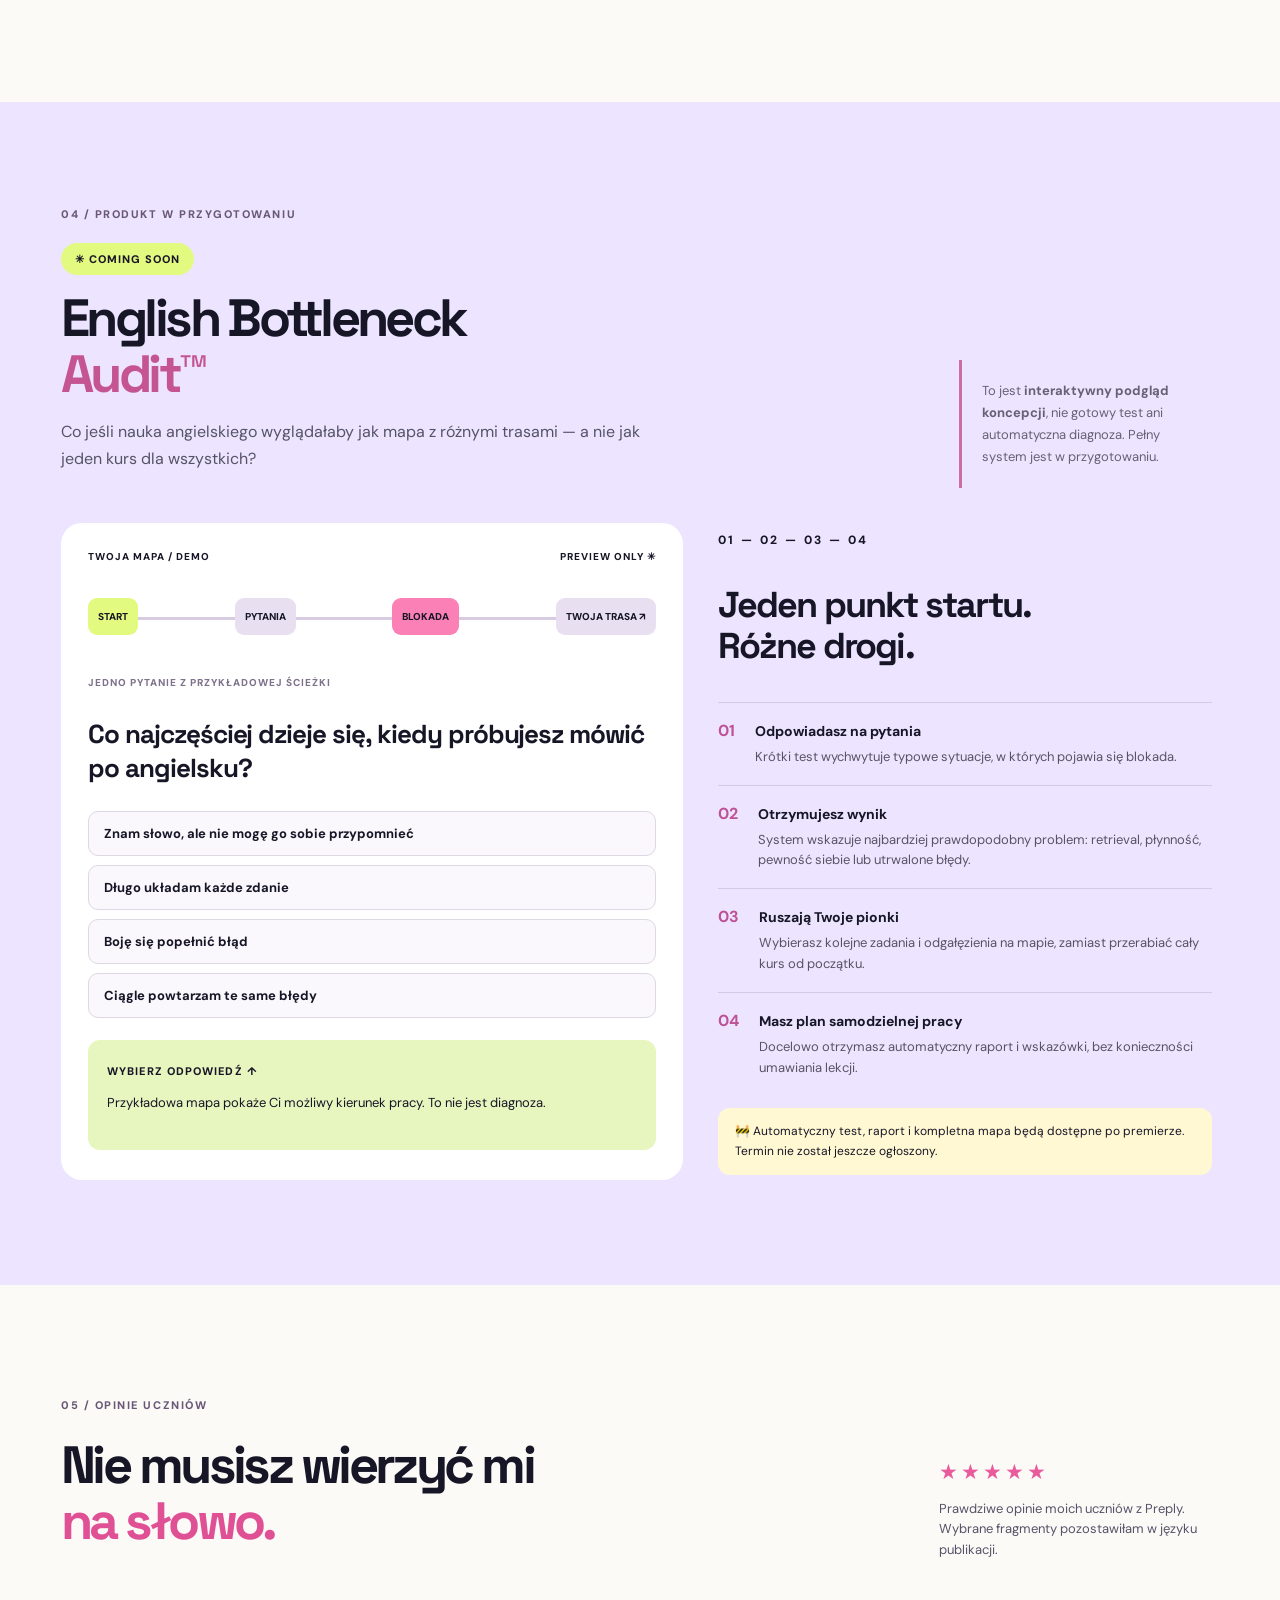
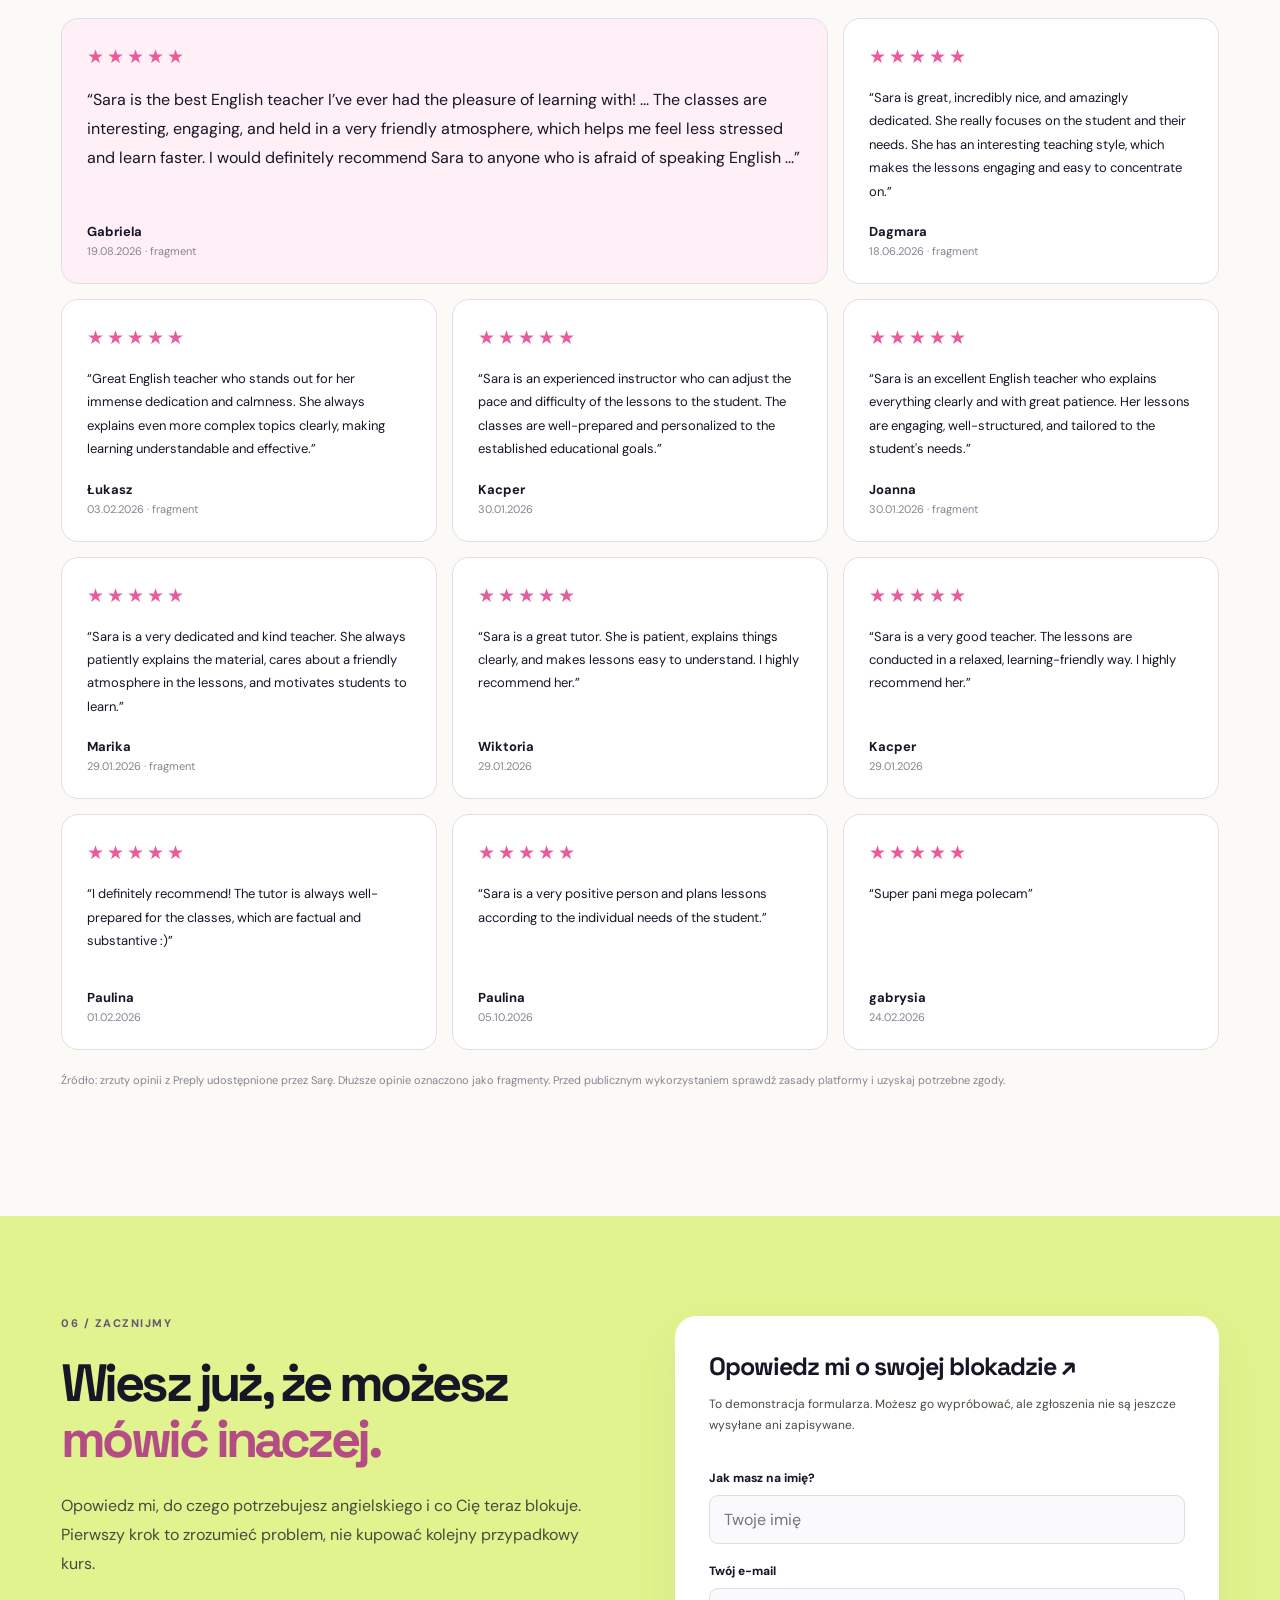
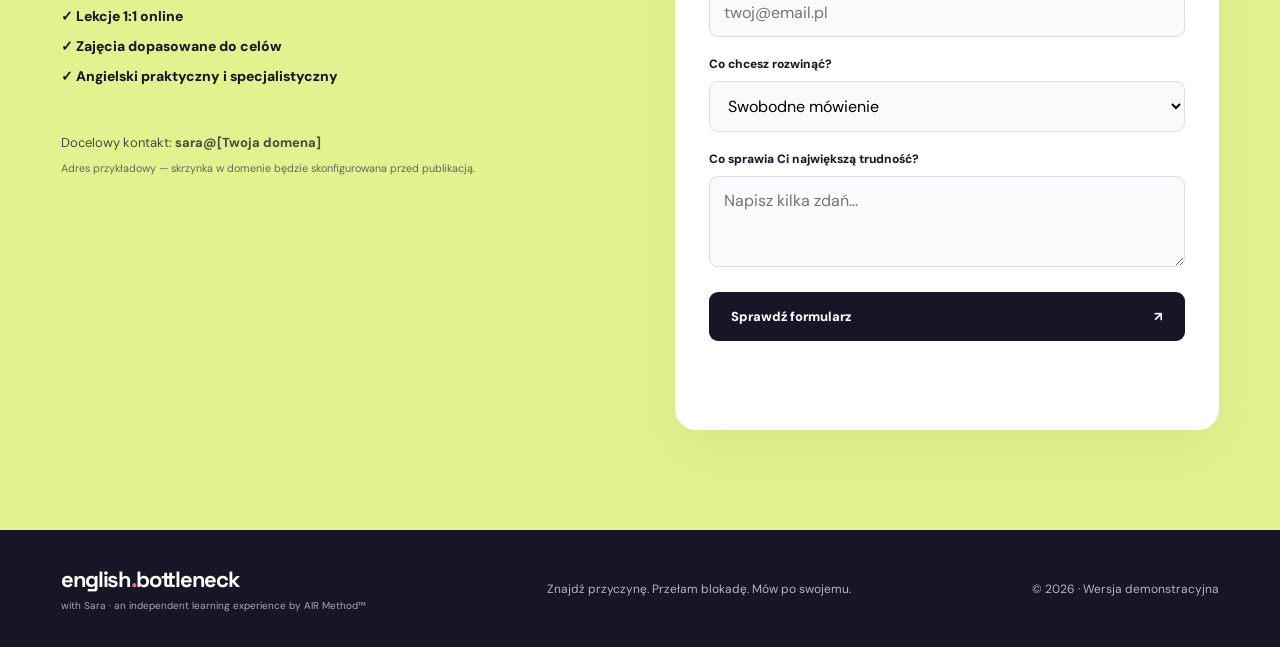
<file: DEMO_otworz_mnie.html>
<!doctype html><html lang="pl"><head><meta charset="utf-8"><meta name="viewport" content="width=device-width, initial-scale=1"><meta name="description" content="English Bottleneck by Sara — indywidualne lekcje angielskiego z naukowym podejściem. Znajdź blokadę, przełam barierę, mów samodzielnie."><title>English Bottleneck™ | Angielski bez blokad z Sarą</title><link rel="preconnect" href="https://fonts.googleapis.com"><link rel="preconnect" href="https://fonts.gstatic.com" crossorigin><link href="https://fonts.googleapis.com/css2?family=DM+Sans:wght@400;500;600;700;800&family=Space+Grotesk:wght@400;500;600;700&display=swap" rel="stylesheet"><style>
:root{--ink:#171627;--muted:#555368;--pink:#fb80b5;--cream:#fcfaf6;--lime:#e2fa80;--lilac:#ede5ff;--line:#ddd9e1}*{box-sizing:border-box}html{scroll-behavior:smooth}body{margin:0;background:var(--cream);color:var(--ink);font-family:'DM Sans',sans-serif}a{color:inherit;text-decoration:none}button,input,textarea,select{font:inherit}button{cursor:pointer}.container{max-width:1230px;padding:0 36px;margin:0 auto}.topbar{height:34px;background:var(--ink);color:#fff;text-align:center;display:flex;align-items:center;justify-content:center;gap:14px;font-size:10px;font-weight:800;letter-spacing:.13em}.topbar span{color:var(--pink)}.nav{height:102px;display:flex;align-items:center;justify-content:space-between;gap:25px}.brand{display:flex;align-items:center;gap:12px;min-width:235px}.brand-icon{background:var(--lime);height:51px;width:51px;border-radius:12px;display:grid;place-items:center;font:700 45px 'Space Grotesk';line-height:1;position:relative}.brand-icon span{position:absolute;right:-2px;top:-2px;font-size:19px}.brand-label{font:700 22px/0.83 'Space Grotesk';letter-spacing:-1.3px}.brand-label .dot,.footer-brand b span{color:#ec609f}.brand-label small{font:600 10px/1.2 'DM Sans';display:block;letter-spacing:.02em;margin-top:8px}.brand-label small i{font-style:normal;color:#89839a}.nav nav{display:flex;gap:23px;align-items:center}.nav nav a{font-weight:700;font-size:13px}.nav nav a:hover,.underlink:hover{color:#bc4281}.button{border:0;border-radius:9px;display:inline-flex;align-items:center;justify-content:space-between;gap:22px;padding:16px 22px;font-weight:800;font-size:13px;transition:transform .2s}.button:hover{transform:translateY(-3px)}.button-dark{color:white;background:var(--ink)}.button-pink{background:var(--pink)}.mobile-menu{display:none;background:none;border:0;font-size:27px}.hero{display:grid;grid-template-columns:1.03fr .97fr;gap:25px;min-height:590px;padding-top:46px;padding-bottom:72px}.hero-copy{padding-top:25px}.eyebrow,.kicker{font-size:11px;letter-spacing:.14em;font-weight:800;color:#695777}.live-dot{width:9px;height:9px;border-radius:50%;background:#81b851;display:inline-block;margin-right:8px}.hero h1,h2{font:700 clamp(42px,5vw,70px)/1.07 'Space Grotesk';letter-spacing:-.068em;margin:25px 0}.hero h1 em,h2 em{font-style:normal;color:#df5095}.hero-lead{max-width:520px;color:#555368;font-size:17px;line-height:1.7}.hero-buttons{display:flex;align-items:center;gap:24px;margin-top:32px}.underlink{font-size:13px;font-weight:800;text-decoration:underline;text-underline-offset:6px}.hero-social{display:flex;align-items:center;gap:13px;margin-top:35px;font-size:12px;color:#696377}.stars,.big-stars,.review-stars{color:#e95b9c;letter-spacing:3px;font-size:21px}.hero-graphic{min-height:485px;background:#e9e0f9;border-radius:26px;position:relative;overflow:hidden;display:flex;align-items:center;justify-content:center}.orbit{border:2px solid rgba(109,78,158,.17);border-radius:50%;position:absolute;width:430px;height:430px}.orbit.two{width:320px;height:320px}.sticker{height:325px;width:290px;background:var(--lime);border-radius:16px;transform:rotate(-9deg);display:flex;flex-direction:column;justify-content:center;padding:24px;box-shadow:0 16px 42px #45385825;font:800 38px/1 'Space Grotesk';letter-spacing:-2.2px}.sticker strong{font-size:52px}.sticker-star{font-size:34px;align-self:end}.floating{position:absolute;z-index:2;background:white;padding:12px 17px;border-radius:10px;box-shadow:0 9px 30px #3a255d20;font-size:12px;font-weight:800}.floating1{top:60px;left:15px;transform:rotate(-8deg)}.floating2{right:10px;top:155px;transform:rotate(7deg)}.floating3{left:22px;bottom:75px;transform:rotate(7deg);background:#ffd3e4}.graphic-bottom{position:absolute;bottom:22px;left:20px;font-size:10px;font-weight:800;letter-spacing:.13em}.marquee{overflow:hidden;background:var(--lime);padding:15px 0}.marquee>div{white-space:nowrap;text-align:center;font:700 14px 'Space Grotesk';letter-spacing:.07em}.marquee span{padding:0 19px;color:#ca4884}.section{padding-top:113px;padding-bottom:115px}.section-head{max-width:900px}.section h2,.about h2,.audit h2,.contact h2{font-size:clamp(37px,4.1vw,57px)}.section-head>p{max-width:710px;color:var(--muted);line-height:1.8;font-size:16px}.three-grid{display:grid;grid-template-columns:repeat(3,minmax(0,1fr));gap:17px;margin-top:49px}.step-card{background:white;border:1px solid var(--line);border-radius:17px;padding:28px 28px 30px;min-height:340px;display:flex;flex-direction:column}.card-top{display:flex;justify-content:space-between;font-weight:800;font-size:14px}.card-top span:last-child{font-size:23px}.step-graphic{font:700 64px 'Space Grotesk';margin:22px 0 5px;color:#d95397}.step-card h3,.offer-card h3{font:700 22px 'Space Grotesk';letter-spacing:-.04em;margin:0 0 9px}.step-card p,.offer-card p{line-height:1.7;font-size:14px;color:var(--muted);margin-top:0}.pill{margin-top:auto;align-self:start;border-radius:50px;padding:8px 12px;background:var(--lilac);font-size:10px;letter-spacing:.09em;font-weight:800}.about{background:var(--ink);color:white;padding:94px 0}.about-grid{display:grid;grid-template-columns:.9fr 1.1fr;gap:78px;align-items:center}.about-poster{min-height:540px;background:var(--pink);border-radius:23px;color:var(--ink);display:flex;flex-direction:column;justify-content:space-between;padding:31px;transform:rotate(-2deg)}.poster-overline,.poster-foot{font-size:12px;letter-spacing:.14em;font-weight:800}.poster-big{font:700 clamp(48px,5.5vw,79px)/1 'Space Grotesk';letter-spacing:-.07em}.poster-big em{font-style:normal;color:white}.about .kicker{color:#d7b9f7}.about h2 em{color:var(--pink)}.about-content p{line-height:1.8;color:#dbd8e3}.chips{display:flex;flex-wrap:wrap;gap:9px;margin-top:28px}.chips span{border:1px solid #686575;border-radius:40px;padding:9px 12px;font-size:12px;font-weight:700}.offer-card{border:1px solid var(--line);padding:27px;border-radius:18px;background:white;display:flex;flex-direction:column;min-height:290px}.offer-card.selected{background:#ffdaea}.offer-emoji{font-size:35px;margin-bottom:29px}.offer-bottom{border-top:1px solid #d8d2d9;padding-top:18px;margin-top:auto;font-size:12px;font-weight:800}.audit{background:var(--lilac);padding:105px 0}.audit-top{display:grid;grid-template-columns:1fr 260px;gap:80px;align-items:end;margin-bottom:35px}.soon{display:inline-block;border-radius:50px;background:var(--lime);padding:9px 14px;font-size:11px;font-weight:800;letter-spacing:.09em;margin-top:22px}.audit h2{margin:15px 0}.audit h2 em{color:#c45492}.audit-top p{max-width:580px;color:var(--muted);line-height:1.7}.audit-disclaimer{font-size:13px;line-height:1.7;color:#676075;padding:20px;border-left:3px solid #cb6ea0}.audit-columns{display:grid;grid-template-columns:1.1fr .9fr;gap:28px}.audit-demo{border-radius:21px;background:white;padding:27px}.demo-top{display:flex;justify-content:space-between;gap:10px;font-size:10px;font-weight:800;letter-spacing:.1em}.path{margin:35px 0;display:flex;justify-content:space-between;position:relative;gap:9px}.path-connector{position:absolute;height:3px;background:#d8cce3;top:50%;left:5%;right:5%;z-index:0}.node{background:#e8dff1;position:relative;z-index:1;padding:12px 10px;border-radius:9px;font-size:10px;font-weight:800;text-align:center}.node.active{background:var(--lime)}.node.pink{background:var(--pink)}.mini-label{font-size:10px;color:#7d718b;letter-spacing:.1em;font-weight:800}.audit-demo h3{font:700 26px 'Space Grotesk';letter-spacing:-.04em}.answers{display:grid;gap:9px}.answers button{border:1px solid #ded7e4;border-radius:10px;padding:13px 15px;text-align:left;background:#faf8fc;color:var(--ink);font-weight:700;font-size:13px}.answers button:hover,.answers button.chosen{background:#fbd5e6;border-color:#e976af}.result{margin-top:22px;background:#e7f5be;padding:19px;border-radius:12px;min-height:110px}.result span{font-size:11px;font-weight:800;letter-spacing:.1em}.result p{font-size:13px;line-height:1.6;margin-bottom:0}.audit-explainer{padding:5px 7px}.tiny-numbers{font-size:12px;font-weight:800;letter-spacing:.2em}.audit-explainer h3{font:700 36px/1.12 'Space Grotesk';letter-spacing:-.05em}.route-step{display:flex;gap:20px;border-top:1px solid #d6c9e2;padding:17px 0}.route-step>b{color:#bd5295}.route-step strong{font-size:14px}.route-step p{font-size:13px;line-height:1.6;color:#5a5264;margin:6px 0 0}.audit-note{background:#fff8d3;border-radius:12px;font-size:12px;line-height:1.6;padding:14px 17px;margin-top:13px}.reviews-heading{display:grid;grid-template-columns:1fr 280px;gap:40px;align-items:end}.reviews-heading p{font-size:13px;color:var(--muted);line-height:1.6}.reviews-grid{display:grid;grid-template-columns:repeat(3,1fr);gap:15px;margin-top:44px}.review{background:white;border:1px solid #e2dde7;border-radius:17px;padding:25px;display:flex;flex-direction:column;min-height:236px}.review.featured{background:#fff0f7;grid-column:span 2}.review-stars{font-size:19px}.review blockquote{font-size:13px;line-height:1.8;margin:17px 0 20px;flex:1}.review.featured blockquote{font-size:16px}.review footer{display:flex;flex-direction:column;gap:4px}.review footer b{font-size:13px}.review footer span,.review-source{font-size:11px;color:#898190}.review-source{margin-top:21px;line-height:1.7}.contact{background:#e0f38e;padding:100px 0}.contact-columns{display:grid;grid-template-columns:1fr 1fr;gap:70px}.contact h2 em{color:#b44c85}.contact-columns>div>p{line-height:1.8;color:#464b3f}.contact-points{display:grid;gap:12px;font-size:14px;font-weight:800;margin:28px 0}.own-mail{margin-top:46px;font-size:13px}.own-mail small{display:block;color:#666;margin-top:5px}.form-panel{background:white;padding:34px;border-radius:21px;box-shadow:0 19px 50px #60762b15}.form-title{font:700 25px 'Space Grotesk';letter-spacing:-.04em}.form-panel>p{font-size:12px;line-height:1.6;color:var(--muted)}.form-panel form{display:grid;gap:9px;margin-top:23px}.form-panel label{font-size:12px;font-weight:800;margin-top:10px}.form-panel input,.form-panel textarea,.form-panel select{background:#faf9fb;border:1px solid #e1dce3;border-radius:9px;padding:13px 14px;outline-color:#ef8cbe;width:100%}.button-full{margin-top:16px;width:100%}.form-status{min-height:22px;font-size:12px}.footer{background:var(--ink);color:white;padding:35px 0}.footer-row{display:flex;align-items:center;justify-content:space-between;gap:24px}.footer-brand b{font:700 22px 'Space Grotesk';letter-spacing:-.06em}.footer-brand small{display:block;color:#aaa5b3;margin-top:6px;font-size:10px}.footer-row p,.footer-row>span{font-size:12px;color:#b7b2c0}@media(max-width:1050px){.nav nav{gap:12px}.nav nav a{font-size:12px}.about-grid{gap:35px}.hero h1{font-size:54px}.reviews-grid{grid-template-columns:repeat(2,1fr)}}@media(max-width:760px){.container{padding-left:20px;padding-right:20px}.topbar{font-size:8px;letter-spacing:.06em}.nav{height:80px}.nav nav{display:none;position:absolute;z-index:20;left:0;right:0;top:114px;background:var(--cream);padding:20px;box-shadow:0 20px 25px #24183221;flex-direction:column;align-items:start}.nav nav.open{display:flex}.nav-button{display:none}.mobile-menu{display:block}.hero{grid-template-columns:1fr;padding-top:10px;padding-bottom:35px}.hero h1{font-size:clamp(43px,10vw,64px)}.hero-graphic{min-height:390px}.hero-lead{font-size:15px}.sticker{width:255px;height:295px;font-size:31px}.sticker strong{font-size:46px}.section{padding-top:75px;padding-bottom:75px}.three-grid,.about-grid,.audit-columns,.contact-columns,.audit-top,.reviews-heading{grid-template-columns:1fr}.about{padding:70px 0}.about-poster{min-height:370px}.poster-big{font-size:60px}.audit{padding:75px 0}.audit-top{gap:6px}.audit-disclaimer{padding:12px}.reviews-grid{grid-template-columns:1fr}.review.featured{grid-column:auto}.contact{padding:75px 0}.contact-columns{gap:35px}.footer-row{flex-direction:column;align-items:start}.hero-buttons{flex-wrap:wrap}.section h2,.about h2,.audit h2,.contact h2{font-size:39px}}@media(max-width:420px){.brand{min-width:auto}.brand-label{font-size:19px}.floating{font-size:10px;padding:10px}.floating1{left:6px}.floating2{right:5px}.node{font-size:8px;padding:9px 5px}.audit-demo{padding:18px}}

</style></head><body>
<div class="topbar">ANGIELSKI BEZ UTARTYCH SCHEMATÓW <span>✳</span> NAUKOWE PODEJŚCIE. PRAWDZIWE ROZMOWY.</div>
<header class="nav container"><a href="#start" class="brand" aria-label="English Bottleneck — strona główna"><span class="brand-icon">e<span>↗</span></span><span class="brand-label">english<span class="dot">.</span><br>bottleneck<small>with Sara <i>· by AIR Method™</i></small></span></a><nav id="navigation"><a href="#metoda">Metoda</a><a href="#o-mnie">O mnie</a><a href="#specjalizacje">Specjalizacje</a><a href="#audit">Audit™</a><a href="#opinie">Opinie</a></nav><a href="#kontakt" class="button button-dark nav-button">Porozmawiajmy <span>↗</span></a><button class="mobile-menu" id="menuBtn" aria-label="Otwórz menu" aria-expanded="false">☰</button></header>
<main id="start"><section class="hero container"><div class="hero-copy"><div class="eyebrow"><span class="live-dot"></span> INDYWIDUALNE LEKCJE ANGIELSKIEGO ONLINE</div><h1>Znasz angielski.<br>Ale coś Cię <em>blokuje.</em></h1><p class="hero-lead">Nie potrzebujesz kolejnej listy czasów. Potrzebujesz odkryć, <b>co naprawdę zatrzymuje Cię w mówieniu</b> — i nauczyć się tę blokadę przełamywać. Znajduję powtarzające się błędy i projektuję Twoją drogę do swobodnej komunikacji.</p><div class="hero-buttons"><a href="#kontakt" class="button button-pink">Chcę przełamać barierę <span>↗</span></a><a href="#metoda" class="underlink">Poznaj metodę <span>↓</span></a></div><div class="hero-social"><span class="stars">★★★★★</span><span>Prawdziwe opinie moich uczniów ↓</span></div></div><div class="hero-graphic"><div class="orbit one"></div><div class="orbit two"></div><div class="sticker"><span>LESS<br>OVERTHINKING.</span><strong>MORE<br>SPEAKING.</strong><span class="sticker-star">✳</span></div><div class="floating floating1">„Znam to słowo, ale…”</div><div class="floating floating2">„Boję się popełnić błąd”</div><div class="floating floating3">„Wow, mówię!” ✨</div><div class="graphic-bottom">FIND THE BLOCK → BUILD YOUR WAY OUT ↗</div></div></section>
<div class="marquee"><div>LESS RULES. MORE REAL ENGLISH. <span>✳</span> ZNAJDŹ WĄSKIE GARDŁO <span>✳</span> UCZ SIĘ SAMODZIELNOŚCI <span>✳</span> SPEAK WITH CONFIDENCE <span>✳</span> LESS RULES. MORE REAL ENGLISH.</div></div>
<section id="metoda" class="section container"><div class="section-head"><div class="kicker">01 / METODA</div><h2>Nie uczę wszystkiego od nowa.<br><em>Znajduję to, co Cię zatrzymuje.</em></h2><p>Jestem naukowczynią i inżynierką. Zawodowo analizuję dokumenty, procedury i złożone problemy, identyfikując niespójności i przyczyny błędów. Tę samą logikę przeniosłam do nauki języka.</p></div><div class="three-grid"><article class="step-card"><div class="card-top"><span>01</span><span>◎</span></div><div class="step-graphic">⌕</div><h3>Odkrywam wzorzec</h3><p>Obserwuję, gdzie pojawiają się powtarzalne błędy, zacięcia i bariery. Szukam przyczyny, a nie tylko poprawnej odpowiedzi.</p><span class="pill">DIAGNOZA</span></article><article class="step-card"><div class="card-top"><span>02</span><span>↝</span></div><div class="step-graphic">↗</div><h3>Ćwiczymy celnie</h3><p>Dobieram konkretne rozmowy i zadania. Przenosimy wiedzę z „rozumiem” do „umiem powiedzieć — od razu”.</p><span class="pill">PRAKTYKA</span></article><article class="step-card"><div class="card-top"><span>03</span><span>✳</span></div><div class="step-graphic">✦</div><h3>Buduję samodzielność</h3><p>Nie podaję wyłącznie rozwiązań. Uczę Cię rozpoznawać własne błędy, dobierać strategie i radzić sobie bez mojej pomocy.</p><span class="pill">NIEZALEŻNOŚĆ</span></article></div></section>
<section id="o-mnie" class="about"><div class="container about-grid"><div class="about-poster"><div class="poster-overline">HI, I'M SARA ✳</div><div class="poster-big">Science<br><em>meets</em><br>speaking.</div><div class="poster-foot">CURIOSITY IS MY SUPERPOWER ↗</div></div><div class="about-content"><div class="kicker">02 / POZNAJ MNIE</div><h2>Nie jestem typową lingwistką.<br><em>I właśnie w tym tkwi różnica.</em></h2><p>Angielski stał się dla mnie naturalnym językiem komunikacji dzięki dorastaniu w Kanadzie. Spędziłam również ponad trzy lata, podróżując i mieszkając w różnych miejscach na świecie.</p><p>Jestem inżynierką i naukowczynią, autorką lub współautorką <b>około 20 publikacji naukowych po angielsku</b>. Kocham naukę, analizę i szukanie odpowiedzi na pytanie: <em>dlaczego coś nie działa?</em></p><p>Nie opieram lekcji na jednym podręczniku. Łączę precyzję analityczną z życzliwą, bezstresową atmosferą i ćwiczeniami dopasowanymi do Twoich realnych sytuacji. Moją specjalnością jest przełamywanie bariery językowej i pokazywanie, jak uczyć się skuteczniej również poza zajęciami.</p><div class="chips"><span>✳ Doświadczenie w Kanadzie</span><span>✳ ~20 publikacji naukowych</span><span>✳ Podejście naukowe</span><span>✳ Mówienie bez stresu</span></div></div></div></section>
<section id="specjalizacje" class="section container"><div class="section-head"><div class="kicker">03 / DLA KOGO?</div><h2>Angielski do Twojego świata.<br><em>Nie do świata z podręcznika.</em></h2></div><div class="three-grid offer-grid"><article class="offer-card selected"><div class="offer-emoji">◉</div><h3>Mówienie bez blokady</h3><p>Rozumiesz więcej, niż potrafisz powiedzieć? Zacinanie się, tłumaczenie w głowie, strach przed oceną — zajmiemy się tym.</p><div class="offer-bottom">Konwersacje · płynność · pewność siebie ↗</div></article><article class="offer-card"><div class="offer-emoji">▤</div><h3>Angielski w pracy</h3><p>Spotkania, rozmowy o pracę, prezentacje, negocjacje, maile i komunikacja w międzynarodowym zespole.</p><div class="offer-bottom">Business English · kariera ↗</div></article><article class="offer-card"><div class="offer-emoji">⚙</div><h3>Angielski specjalistyczny</h3><p>Inżynieria, technologia, badania naukowe, publikacje, medycyna i badania kliniczne — język w kontekście Twojej branży.</p><div class="offer-bottom">Technical · scientific · medical ↗</div></article></div></section>
<section id="audit" class="audit"><div class="container"><div class="audit-top"><div><div class="kicker">04 / PRODUKT W PRZYGOTOWANIU</div><span class="soon">✳ COMING SOON</span><h2>English Bottleneck<br><em>Audit™</em></h2><p>Co jeśli nauka angielskiego wyglądałaby jak mapa z różnymi trasami — a nie jak jeden kurs dla wszystkich?</p></div><aside class="audit-disclaimer">To jest <b>interaktywny podgląd koncepcji</b>, nie gotowy test ani automatyczna diagnoza. Pełny system jest w przygotowaniu.</aside></div><div class="audit-columns"><div class="audit-demo"><div class="demo-top"><span>TWOJA MAPA / DEMO</span><span>PREVIEW ONLY ✳</span></div><div class="path"><div class="path-connector"></div><span class="node active">START</span><span class="node">PYTANIA</span><span class="node pink">BLOKADA</span><span class="node">TWOJA TRASA ↗</span></div><span class="mini-label">JEDNO PYTANIE Z PRZYKŁADOWEJ ŚCIEŻKI</span><h3>Co najczęściej dzieje się, kiedy próbujesz mówić po angielsku?</h3><div class="answers"><button data-route="retrieval">Znam słowo, ale nie mogę go sobie przypomnieć</button><button data-route="fluency">Długo układam każde zdanie</button><button data-route="confidence">Boję się popełnić błąd</button><button data-route="grammar">Ciągle powtarzam te same błędy</button></div><div class="result" id="result" aria-live="polite"><span>WYBIERZ ODPOWIEDŹ ↑</span><p>Przykładowa mapa pokaże Ci możliwy kierunek pracy. To nie jest diagnoza.</p></div></div><div class="audit-explainer"><span class="tiny-numbers">01 — 02 — 03 — 04</span><h3>Jeden punkt startu.<br>Różne drogi.</h3><div class="route-step"><b>01</b><div><strong>Odpowiadasz na pytania</strong><p>Krótki test wychwytuje typowe sytuacje, w których pojawia się blokada.</p></div></div><div class="route-step"><b>02</b><div><strong>Otrzymujesz wynik</strong><p>System wskazuje najbardziej prawdopodobny problem: retrieval, płynność, pewność siebie lub utrwalone błędy.</p></div></div><div class="route-step"><b>03</b><div><strong>Ruszają Twoje pionki</strong><p>Wybierasz kolejne zadania i odgałęzienia na mapie, zamiast przerabiać cały kurs od początku.</p></div></div><div class="route-step"><b>04</b><div><strong>Masz plan samodzielnej pracy</strong><p>Docelowo otrzymasz automatyczny raport i wskazówki, bez konieczności umawiania lekcji.</p></div></div><div class="audit-note">🚧 Automatyczny test, raport i kompletna mapa będą dostępne po premierze. Termin nie został jeszcze ogłoszony.</div></div></div></div></section>
<section id="opinie" class="section container reviews"><div class="reviews-heading"><div><div class="kicker">05 / OPINIE UCZNIÓW</div><h2>Nie musisz wierzyć mi<br><em>na słowo.</em></h2></div><div><div class="big-stars">★★★★★</div><p>Prawdziwe opinie moich uczniów z Preply. Wybrane fragmenty pozostawiłam w języku publikacji.</p></div></div><div class="reviews-grid">
<article class="review featured"><div class="review-stars">★★★★★</div><blockquote>“Sara is the best English teacher I’ve ever had the pleasure of learning with! ... The classes are interesting, engaging, and held in a very friendly atmosphere, which helps me feel less stressed and learn faster. I would definitely recommend Sara to anyone who is afraid of speaking English ...”</blockquote><footer><b>Gabriela</b><span>19.08.2026 · fragment</span></footer></article>
<article class="review"><div class="review-stars">★★★★★</div><blockquote>“Sara is great, incredibly nice, and amazingly dedicated. She really focuses on the student and their needs. She has an interesting teaching style, which makes the lessons engaging and easy to concentrate on.”</blockquote><footer><b>Dagmara</b><span>18.06.2026 · fragment</span></footer></article>
<article class="review"><div class="review-stars">★★★★★</div><blockquote>“Great English teacher who stands out for her immense dedication and calmness. She always explains even more complex topics clearly, making learning understandable and effective.”</blockquote><footer><b>Łukasz</b><span>03.02.2026 · fragment</span></footer></article>
<article class="review"><div class="review-stars">★★★★★</div><blockquote>“Sara is an experienced instructor who can adjust the pace and difficulty of the lessons to the student. The classes are well-prepared and personalized to the established educational goals.”</blockquote><footer><b>Kacper</b><span>30.01.2026</span></footer></article>
<article class="review"><div class="review-stars">★★★★★</div><blockquote>“Sara is an excellent English teacher who explains everything clearly and with great patience. Her lessons are engaging, well-structured, and tailored to the student's needs.”</blockquote><footer><b>Joanna</b><span>30.01.2026 · fragment</span></footer></article>
<article class="review"><div class="review-stars">★★★★★</div><blockquote>“Sara is a very dedicated and kind teacher. She always patiently explains the material, cares about a friendly atmosphere in the lessons, and motivates students to learn.”</blockquote><footer><b>Marika</b><span>29.01.2026 · fragment</span></footer></article>
<article class="review"><div class="review-stars">★★★★★</div><blockquote>“Sara is a great tutor. She is patient, explains things clearly, and makes lessons easy to understand. I highly recommend her.”</blockquote><footer><b>Wiktoria</b><span>29.01.2026</span></footer></article>
<article class="review"><div class="review-stars">★★★★★</div><blockquote>“Sara is a very good teacher. The lessons are conducted in a relaxed, learning-friendly way. I highly recommend her.”</blockquote><footer><b>Kacper</b><span>29.01.2026</span></footer></article>
<article class="review"><div class="review-stars">★★★★★</div><blockquote>“I definitely recommend! The tutor is always well-prepared for the classes, which are factual and substantive :)”</blockquote><footer><b>Paulina</b><span>01.02.2026</span></footer></article>
<article class="review"><div class="review-stars">★★★★★</div><blockquote>“Sara is a very positive person and plans lessons according to the individual needs of the student.”</blockquote><footer><b>Paulina</b><span>05.10.2026</span></footer></article>
<article class="review"><div class="review-stars">★★★★★</div><blockquote>“Super pani mega polecam”</blockquote><footer><b>gabrysia</b><span>24.02.2026</span></footer></article>
</div><p class="review-source">Źródło: zrzuty opinii z Preply udostępnione przez Sarę. Dłuższe opinie oznaczono jako fragmenty. Przed publicznym wykorzystaniem sprawdź zasady platformy i uzyskaj potrzebne zgody.</p></section>
<section id="kontakt" class="contact"><div class="container contact-columns"><div><div class="kicker">06 / ZACZNIJMY</div><h2>Wiesz już, że możesz<br><em>mówić inaczej.</em></h2><p>Opowiedz mi, do czego potrzebujesz angielskiego i co Cię teraz blokuje. Pierwszy krok to zrozumieć problem, nie kupować kolejny przypadkowy kurs.</p><div class="contact-points"><span>✓ Lekcje 1:1 online</span><span>✓ Zajęcia dopasowane do celów</span><span>✓ Angielski praktyczny i specjalistyczny</span></div><p class="own-mail">Docelowy kontakt: <b>sara@[Twoja domena]</b><small>Adres przykładowy — skrzynka w domenie będzie skonfigurowana przed publikacją.</small></p></div><div class="form-panel"><div class="form-title">Opowiedz mi o swojej blokadzie ↗</div><p>To demonstracja formularza. Możesz go wypróbować, ale zgłoszenia nie są jeszcze wysyłane ani zapisywane.</p><form id="contactForm"><label for="name">Jak masz na imię?</label><input id="name" name="name" placeholder="Twoje imię" required><label for="email">Twój e-mail</label><input id="email" name="email" type="email" placeholder="twoj@email.pl" required><label for="need">Co chcesz rozwinąć?</label><select id="need" name="need"><option>Swobodne mówienie</option><option>Angielski biznesowy</option><option>Angielski techniczny / naukowy / medyczny</option><option>Nie wiem jeszcze — pomóż mi</option></select><label for="message">Co sprawia Ci największą trudność?</label><textarea id="message" name="message" rows="3" placeholder="Napisz kilka zdań..."></textarea><button class="button button-dark button-full" type="submit">Sprawdź formularz <span>↗</span></button><p id="formStatus" role="status" class="form-status"></p></form></div></div></section></main>
<footer class="footer"><div class="container footer-row"><div class="footer-brand"><b>english<span>.</span>bottleneck</b><small>with Sara · an independent learning experience by AIR Method™</small></div><p>Znajdź przyczynę. Przełam blokadę. Mów po swojemu.</p><span>© 2026 · Wersja demonstracyjna</span></div></footer><script>
const results={retrieval:['WORD RETRIEVAL — dostęp do słów','Możliwy kierunek: szybkie przywoływanie słownictwa → krótkie odpowiedzi na czas → spontaniczne konwersacje.'],fluency:['FLUENCY — płynne budowanie wypowiedzi','Możliwy kierunek: gotowe wzorce językowe → stopniowo szybsze reakcje → naturalne dialogi.'],confidence:['SPEAKING CONFIDENCE — bariera psychologiczna','Możliwy kierunek: bezpieczne mikro-wyzwania → rozmowy z informacją zwrotną → samodzielne wypowiedzi.'],grammar:['REPEATED PATTERNS — powtarzające się błędy','Możliwy kierunek: rozpoznanie schematu → jedno ćwiczenie celowane → wykorzystanie poprawnej formy w rozmowie.']};document.querySelectorAll('[data-route]').forEach(b=>b.addEventListener('click',()=>{document.querySelectorAll('[data-route]').forEach(x=>x.classList.remove('chosen'));b.classList.add('chosen');const [title,detail]=results[b.dataset.route];document.getElementById('result').innerHTML='<span>'+title+'</span><p>'+detail+'</p><small>Przykład — nie jest to indywidualna diagnoza.</small>'}));const menu=document.getElementById('menuBtn');const nav=document.getElementById('navigation');menu.addEventListener('click',()=>{const open=nav.classList.toggle('open');menu.setAttribute('aria-expanded',String(open));menu.textContent=open?'✕':'☰'});nav.querySelectorAll('a').forEach(a=>a.addEventListener('click',()=>{nav.classList.remove('open');menu.setAttribute('aria-expanded','false');menu.textContent='☰'}));document.getElementById('contactForm').addEventListener('submit',e=>{e.preventDefault();document.getElementById('formStatus').textContent='To wersja demonstracyjna: formularz działa wizualnie, ale nie wysyła wiadomości. Przed uruchomieniem podłączymy Twoją skrzynkę i usługę formularzy.'});

</script></body></html>
</file>
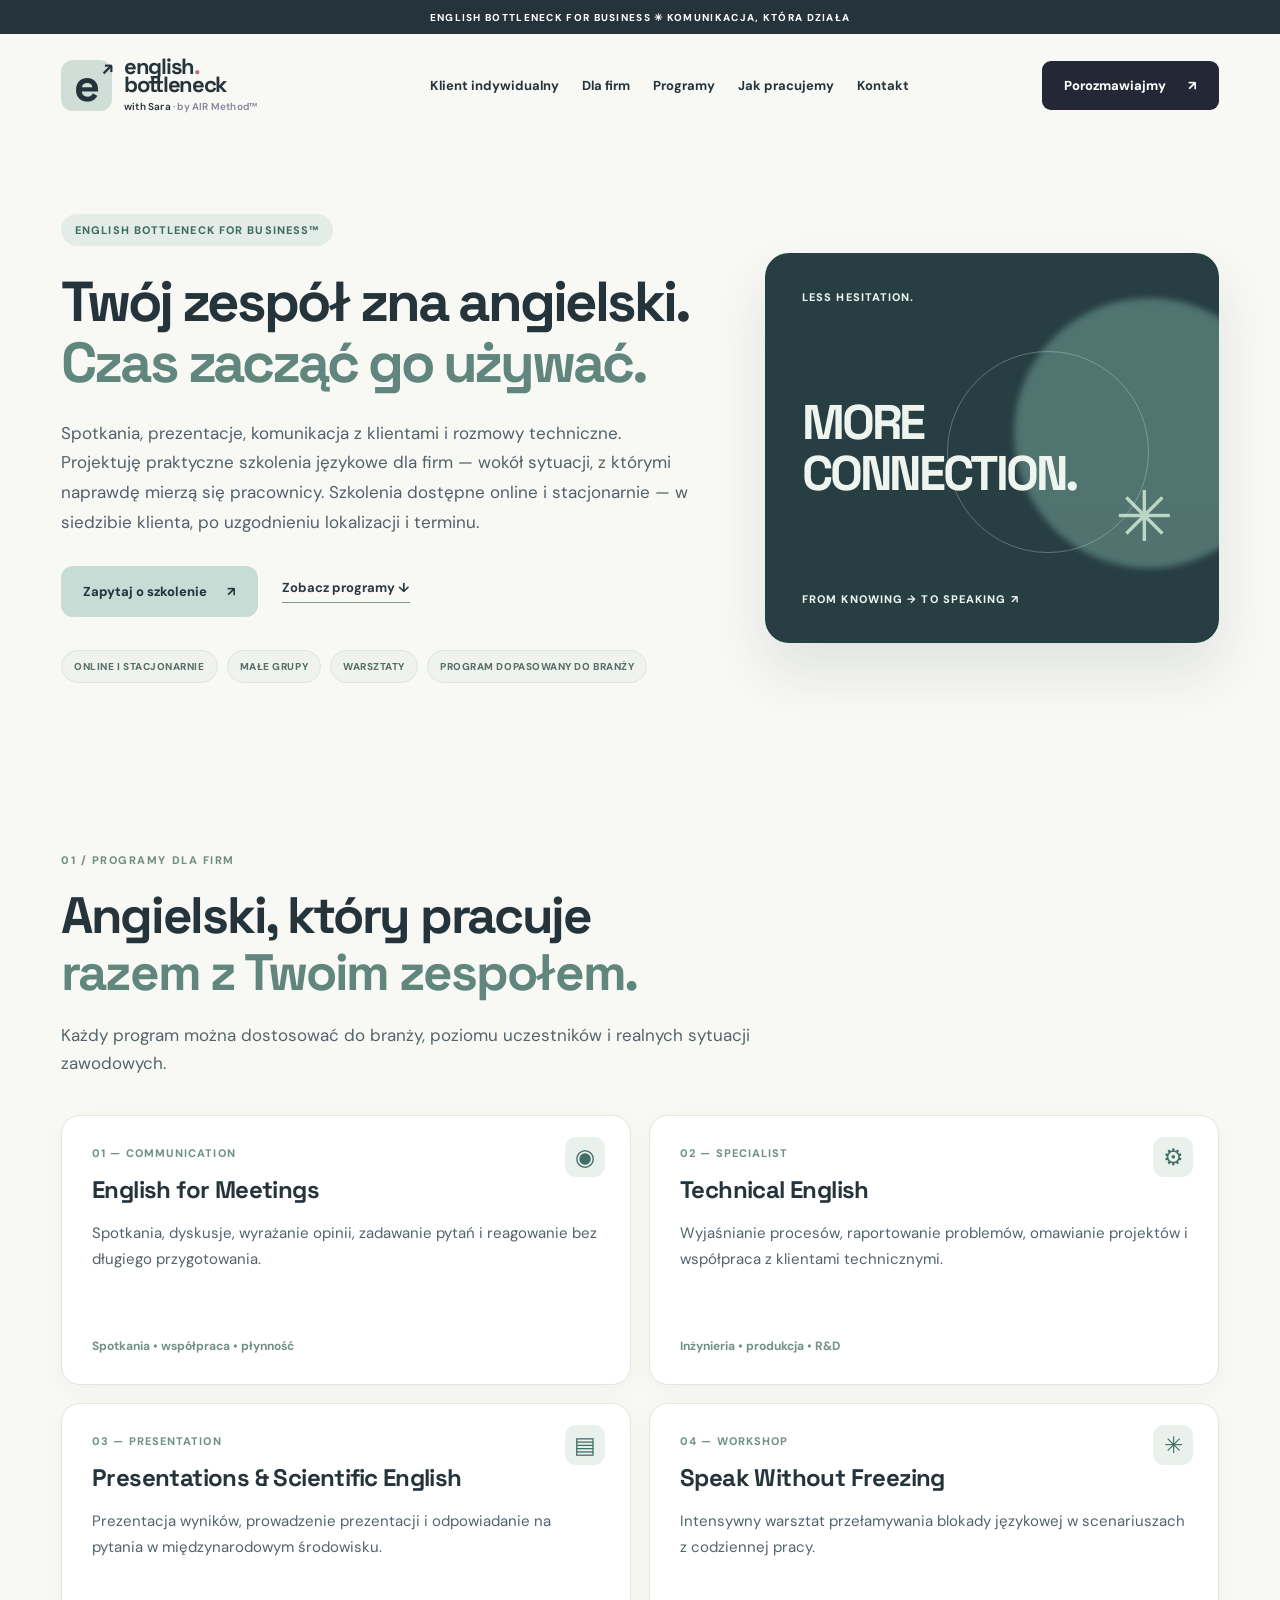
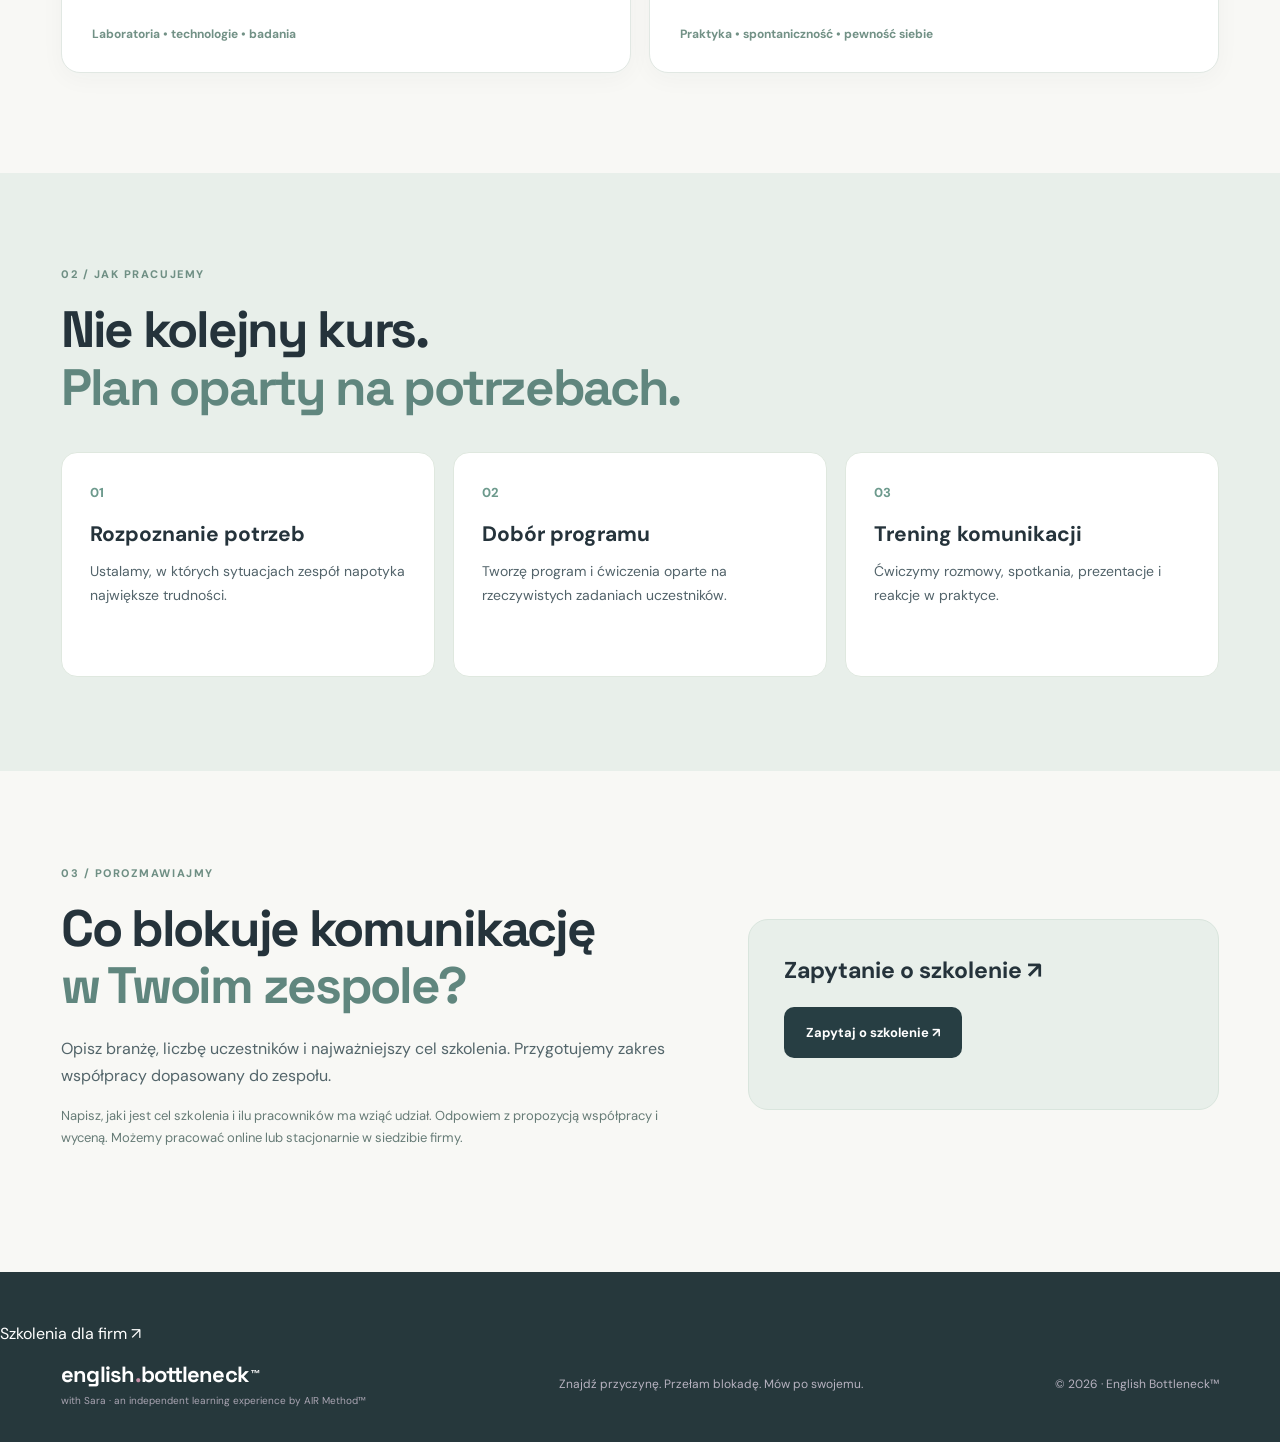
<file: dla-firm.html>
<!DOCTYPE html>

<html lang="pl"><head><meta charset="utf-8"/><meta content="width=device-width,initial-scale=1" name="viewport"/><meta content="English Bottleneck for Business — szkolenia Business English, Technical English, komunikacja na spotkaniach i warsztaty dla firm." name="description"/><title>Dla firm | English Bottleneck™</title><link href="https://fonts.googleapis.com" rel="preconnect"/><link crossorigin="" href="https://fonts.gstatic.com" rel="preconnect"/><link href="https://fonts.googleapis.com/css2?family=DM+Sans:wght@400;500;600;700;800&amp;family=Space+Grotesk:wght@400;500;600;700&amp;display=swap" rel="stylesheet"/><link href="https://englishbottleneck.pl/dla-firm.html" rel="canonical"/><meta content="Business English i angielski specjalistyczny dla firm: szkolenia online i stacjonarne dla zespołów, prezentacje, spotkania i komunikacja zawodowa. Zapytaj o współpracę." name="description"/><style>
:root{--ink:#242735;--muted:#555368;--pink:#D798AD;--cream:#FAF9F6;--lime:#DDE7CF;--lilac:#EEEAF2;--line:#ddd9e1}*{box-sizing:border-box}html{scroll-behavior:smooth}body{margin:0;background:var(--cream);color:var(--ink);font-family:'DM Sans',sans-serif}a{color:inherit;text-decoration:none}button,input,textarea,select{font:inherit}button{cursor:pointer}.container{max-width:1230px;padding:0 36px;margin:0 auto}.topbar{height:34px;background:var(--ink);color:#fff;text-align:center;display:flex;align-items:center;justify-content:center;gap:14px;font-size:10px;font-weight:800;letter-spacing:.13em}.topbar span{color:var(--pink)}.nav{height:102px;display:flex;align-items:center;justify-content:space-between;gap:25px}.brand{display:flex;align-items:center;gap:12px;min-width:235px}.brand-icon{background:var(--lime);height:51px;width:51px;border-radius:12px;display:grid;place-items:center;font:700 45px 'Space Grotesk';line-height:1;position:relative}.brand-icon span{position:absolute;right:-2px;top:-2px;font-size:19px}.brand-label{font:700 22px/0.83 'Space Grotesk';letter-spacing:-1.3px}.brand-label .dot,.footer-brand b span{color:#B86F8E}.brand-label small{font:600 10px/1.2 'DM Sans';display:block;letter-spacing:.02em;margin-top:8px}.brand-label small i{font-style:normal;color:#89839a}.nav nav{display:flex;gap:23px;align-items:center}.nav nav a{font-weight:700;font-size:13px}.nav nav a:hover,.underlink:hover{color:#935E78}.button{border:0;border-radius:9px;display:inline-flex;align-items:center;justify-content:space-between;gap:22px;padding:16px 22px;font-weight:800;font-size:13px;transition:transform .2s}.button:hover{transform:translateY(-3px)}.button-dark{color:white;background:var(--ink)}.button-pink{background:var(--pink)}.mobile-menu{display:none;background:none;border:0;font-size:27px}.hero{display:grid;grid-template-columns:1.03fr .97fr;gap:25px;min-height:590px;padding-top:46px;padding-bottom:72px}.hero-copy{padding-top:25px}.eyebrow,.kicker{font-size:11px;letter-spacing:.14em;font-weight:800;color:#695777}.live-dot{width:9px;height:9px;border-radius:50%;background:#81b851;display:inline-block;margin-right:8px}.hero h1,h2{font:700 clamp(42px,5vw,70px)/1.07 'Space Grotesk';letter-spacing:-.068em;margin:25px 0}.hero h1 em,h2 em{font-style:normal;color:#AD637E}.hero-lead{max-width:520px;color:#555368;font-size:17px;line-height:1.7}.hero-buttons{display:flex;align-items:center;gap:24px;margin-top:32px}.underlink{font-size:13px;font-weight:800;text-decoration:underline;text-underline-offset:6px}.hero-social{display:flex;align-items:center;gap:13px;margin-top:35px;font-size:12px;color:#696377}.stars,.big-stars,.review-stars{color:#B97491;letter-spacing:3px;font-size:21px}.hero-graphic{min-height:485px;background:#E8E8EE;border-radius:26px;position:relative;overflow:hidden;display:flex;align-items:center;justify-content:center}.orbit{border:2px solid rgba(109,78,158,.17);border-radius:50%;position:absolute;width:430px;height:430px}.orbit.two{width:320px;height:320px}.sticker{height:325px;width:290px;background:var(--lime);border-radius:16px;transform:rotate(-9deg);display:flex;flex-direction:column;justify-content:center;padding:24px;box-shadow:0 16px 42px #45385825;font:800 38px/1 'Space Grotesk';letter-spacing:-2.2px}.sticker strong{font-size:52px}.sticker-star{font-size:34px;align-self:end}.floating{position:absolute;z-index:2;background:white;padding:12px 17px;border-radius:10px;box-shadow:0 9px 30px #3a255d20;font-size:12px;font-weight:800}.floating1{top:60px;left:15px;transform:rotate(-8deg)}.floating2{right:10px;top:155px;transform:rotate(7deg)}.floating3{left:22px;bottom:75px;transform:rotate(7deg);background:#F4E5EC}.graphic-bottom{position:absolute;bottom:22px;left:20px;font-size:10px;font-weight:800;letter-spacing:.13em}.marquee{overflow:hidden;background:var(--lime);padding:15px 0}.marquee>div{white-space:nowrap;text-align:center;font:700 14px 'Space Grotesk';letter-spacing:.07em}.marquee span{padding:0 19px;color:#A56884}.section{padding-top:113px;padding-bottom:115px}.section-head{max-width:900px}.section h2,.about h2,.audit h2,.contact h2{font-size:clamp(37px,4.1vw,57px)}.section-head>p{max-width:710px;color:var(--muted);line-height:1.8;font-size:16px}.three-grid{display:grid;grid-template-columns:repeat(3,minmax(0,1fr));gap:17px;margin-top:49px}.step-card{background:white;border:1px solid var(--line);border-radius:17px;padding:28px 28px 30px;min-height:340px;display:flex;flex-direction:column}.card-top{display:flex;justify-content:space-between;font-weight:800;font-size:14px}.card-top span:last-child{font-size:23px}.step-graphic{font:700 64px 'Space Grotesk';margin:22px 0 5px;color:#AD637E}.step-card h3,.offer-card h3{font:700 22px 'Space Grotesk';letter-spacing:-.04em;margin:0 0 9px}.step-card p,.offer-card p{line-height:1.7;font-size:14px;color:var(--muted);margin-top:0}.pill{margin-top:auto;align-self:start;border-radius:50px;padding:8px 12px;background:var(--lilac);font-size:10px;letter-spacing:.09em;font-weight:800}.about{background:var(--ink);color:white;padding:94px 0}.about-grid{display:grid;grid-template-columns:.9fr 1.1fr;gap:78px;align-items:center}.about-poster{min-height:540px;background:var(--pink);border-radius:23px;color:var(--ink);display:flex;flex-direction:column;justify-content:space-between;padding:31px;transform:rotate(-2deg)}.poster-overline,.poster-foot{font-size:12px;letter-spacing:.14em;font-weight:800}.poster-big{font:700 clamp(48px,5.5vw,79px)/1 'Space Grotesk';letter-spacing:-.07em}.poster-big em{font-style:normal;color:white}.about .kicker{color:#d7b9f7}.about h2 em{color:var(--pink)}.about-content p{line-height:1.8;color:#dbd8e3}.chips{display:flex;flex-wrap:wrap;gap:9px;margin-top:28px}.chips span{border:1px solid #686575;border-radius:40px;padding:9px 12px;font-size:12px;font-weight:700}.offer-card{border:1px solid var(--line);padding:27px;border-radius:18px;background:white;display:flex;flex-direction:column;min-height:290px}.offer-card.selected{background:#F2E8ED}.offer-emoji{font-size:35px;margin-bottom:29px}.offer-bottom{border-top:1px solid #d8d2d9;padding-top:18px;margin-top:auto;font-size:12px;font-weight:800}.audit{background:var(--lilac);padding:105px 0}.audit-top{display:grid;grid-template-columns:1fr 260px;gap:80px;align-items:end;margin-bottom:35px}.soon{display:inline-block;border-radius:50px;background:var(--lime);padding:9px 14px;font-size:11px;font-weight:800;letter-spacing:.09em;margin-top:22px}.audit h2{margin:15px 0}.audit h2 em{color:#A56884}.audit-top p{max-width:580px;color:var(--muted);line-height:1.7}.audit-disclaimer{font-size:13px;line-height:1.7;color:#676075;padding:20px;border-left:3px solid #cb6ea0}.audit-columns{display:grid;grid-template-columns:1.1fr .9fr;gap:28px}.audit-demo{border-radius:21px;background:white;padding:27px}.demo-top{display:flex;justify-content:space-between;gap:10px;font-size:10px;font-weight:800;letter-spacing:.1em}.path{margin:35px 0;display:flex;justify-content:space-between;position:relative;gap:9px}.path-connector{position:absolute;height:3px;background:#d8cce3;top:50%;left:5%;right:5%;z-index:0}.node{background:#e8dff1;position:relative;z-index:1;padding:12px 10px;border-radius:9px;font-size:10px;font-weight:800;text-align:center}.node.active{background:var(--lime)}.node.pink{background:var(--pink)}.mini-label{font-size:10px;color:#7d718b;letter-spacing:.1em;font-weight:800}.audit-demo h3{font:700 26px 'Space Grotesk';letter-spacing:-.04em}.answers{display:grid;gap:9px}.answers button{border:1px solid #ded7e4;border-radius:10px;padding:13px 15px;text-align:left;background:#faf8fc;color:var(--ink);font-weight:700;font-size:13px}.answers button:hover,.answers button.chosen{background:#F2E8ED;border-color:#e976af}.result{margin-top:22px;background:#e7f5be;padding:19px;border-radius:12px;min-height:110px}.result span{font-size:11px;font-weight:800;letter-spacing:.1em}.result p{font-size:13px;line-height:1.6;margin-bottom:0}.audit-explainer{padding:5px 7px}.tiny-numbers{font-size:12px;font-weight:800;letter-spacing:.2em}.audit-explainer h3{font:700 36px/1.12 'Space Grotesk';letter-spacing:-.05em}.route-step{display:flex;gap:20px;border-top:1px solid #d6c9e2;padding:17px 0}.route-step>b{color:#bd5295}.route-step strong{font-size:14px}.route-step p{font-size:13px;line-height:1.6;color:#5a5264;margin:6px 0 0}.audit-note{background:#fff8d3;border-radius:12px;font-size:12px;line-height:1.6;padding:14px 17px;margin-top:13px}.reviews-heading{display:grid;grid-template-columns:1fr 280px;gap:40px;align-items:end}.reviews-heading p{font-size:13px;color:var(--muted);line-height:1.6}.reviews-grid{display:grid;grid-template-columns:repeat(3,1fr);gap:15px;margin-top:44px}.review{background:white;border:1px solid #e2dde7;border-radius:17px;padding:25px;display:flex;flex-direction:column;min-height:236px}.review.featured{background:#fff0f7;grid-column:span 2}.review-stars{font-size:19px}.review blockquote{font-size:13px;line-height:1.8;margin:17px 0 20px;flex:1}.review.featured blockquote{font-size:16px}.review footer{display:flex;flex-direction:column;gap:4px}.review footer b{font-size:13px}.review footer span,.review-source{font-size:11px;color:#898190}.review-source{margin-top:21px;line-height:1.7}.contact{background:#e0f38e;padding:100px 0}.contact-columns{display:grid;grid-template-columns:1fr 1fr;gap:70px}.contact h2 em{color:#b44c85}.contact-columns>div>p{line-height:1.8;color:#464b3f}.contact-points{display:grid;gap:12px;font-size:14px;font-weight:800;margin:28px 0}.own-mail{margin-top:46px;font-size:13px}.own-mail small{display:block;color:#666;margin-top:5px}.form-panel{background:white;padding:34px;border-radius:21px;box-shadow:0 19px 50px #60762b15}.form-title{font:700 25px 'Space Grotesk';letter-spacing:-.04em}.form-panel>p{font-size:12px;line-height:1.6;color:var(--muted)}.form-panel form{display:grid;gap:9px;margin-top:23px}.form-panel label{font-size:12px;font-weight:800;margin-top:10px}.form-panel input,.form-panel textarea,.form-panel select{background:#faf9fb;border:1px solid #e1dce3;border-radius:9px;padding:13px 14px;outline-color:#C98CA4;width:100%}.button-full{margin-top:16px;width:100%}.form-status{min-height:22px;font-size:12px}.footer{background:var(--ink);color:white;padding:35px 0}.footer-row{display:flex;align-items:center;justify-content:space-between;gap:24px}.footer-brand b{font:700 22px 'Space Grotesk';letter-spacing:-.06em}.footer-brand small{display:block;color:#aaa5b3;margin-top:6px;font-size:10px}.footer-row p,.footer-row>span{font-size:12px;color:#b7b2c0}@media(max-width:1050px){.nav nav{gap:12px}.nav nav a{font-size:12px}.about-grid{gap:35px}.hero h1{font-size:54px}.reviews-grid{grid-template-columns:repeat(2,1fr)}}@media(max-width:760px){.container{padding-left:20px;padding-right:20px}.topbar{font-size:8px;letter-spacing:.06em}.nav{height:80px}.nav nav{display:none;position:absolute;z-index:20;left:0;right:0;top:114px;background:var(--cream);padding:20px;box-shadow:0 20px 25px #24183221;flex-direction:column;align-items:start}.nav nav.open{display:flex}.nav-button{display:none}.mobile-menu{display:block}.hero{grid-template-columns:1fr;padding-top:10px;padding-bottom:35px}.hero h1{font-size:clamp(43px,10vw,64px)}.hero-graphic{min-height:390px}.hero-lead{font-size:15px}.sticker{width:255px;height:295px;font-size:31px}.sticker strong{font-size:46px}.section{padding-top:75px;padding-bottom:75px}.three-grid,.about-grid,.audit-columns,.contact-columns,.audit-top,.reviews-heading{grid-template-columns:1fr}.about{padding:70px 0}.about-poster{min-height:370px}.poster-big{font-size:60px}.audit{padding:75px 0}.audit-top{gap:6px}.audit-disclaimer{padding:12px}.reviews-grid{grid-template-columns:1fr}.review.featured{grid-column:auto}.contact{padding:75px 0}.contact-columns{gap:35px}.footer-row{flex-direction:column;align-items:start}.hero-buttons{flex-wrap:wrap}.section h2,.about h2,.audit h2,.contact h2{font-size:39px}}@media(max-width:420px){.brand{min-width:auto}.brand-label{font-size:19px}.floating{font-size:10px;padding:10px}.floating1{left:6px}.floating2{right:5px}.node{font-size:8px;padding:9px 5px}.audit-demo{padding:18px}}


.consent{display:flex!important;align-items:flex-start;gap:10px;font-size:12px;line-height:1.5;margin:18px 0;color:var(--muted)}.consent input{width:auto!important;min-width:16px;margin-top:3px}.consent a,.footer-row>a{text-decoration:underline}.form-status{font-size:13px;margin-top:12px;line-height:1.5}@media(max-width:750px){.hero-buttons{flex-wrap:wrap}.contact-columns{gap:30px}}</style><style>
        /* Corporate edition: neutral, premium, minimal. */
        body.business-page{background:#F8F8F5;color:#25333B}
        .business-page .topbar,.business-page .about,.business-page .footer{background:#25333B}
        .business-page .hero-graphic,.business-page .audit,.business-page .contact{background:#E6EBE9}
        .business-page .brand-icon,.business-page .marquee,.business-page .soon{background:#CFDFD8}
        .business-page .button-pink{background:#C3D7D0;color:#243138}
        .business-page .hero h1 em,.business-page h2 em{color:#587B76}
        .business-page .step-graphic,.business-page .review-stars{color:#668981}
        .business-page .offer-card.selected{background:#EBF1EE}
        .business-page .sticker{background:#D5E5DE}
        .business-page .floating3{background:#D5E5DE}
        .business-page .about-poster{background:#B5C9C1}
        .business-page .audit h2 em{color:#587B76}
        .business-page a:focus-visible,.business-page button:focus-visible{outline:3px solid #587B76;outline-offset:3px}
        </style><meta content="Business English i szkolenia firmowe | English Bottleneck™" property="og:title"/><style>
/* Business-only layout repairs */
.business-page .business-hero{display:grid;grid-template-columns:minmax(0,1.17fr) minmax(300px,.83fr);align-items:center;gap:clamp(30px,5vw,85px);padding-top:78px;padding-bottom:96px;min-height:550px}
.business-page .business-hero-copy{min-width:0}
.business-page .business-eyebrow{display:inline-block;padding:9px 14px;background:#e4ece8;color:#416c65;border-radius:100px;font-size:11px;font-weight:800;letter-spacing:.1em;margin-bottom:26px}
.business-page .business-hero h1{font-family:'Space Grotesk',sans-serif;font-size:clamp(43px,4.4vw,72px);line-height:1.08;letter-spacing:-.055em;margin:0 0 25px;max-width:850px}
.business-page .business-hero h1 em{font-style:normal;color:#60867e}
.business-page .business-hero-copy>p{font-size:17px;line-height:1.75;max-width:650px;color:#526069;margin:0 0 28px}
.business-page .hero-buttons{display:flex;gap:24px;align-items:center;flex-wrap:wrap;margin:0 0 33px}
.business-page .hero-buttons a{text-decoration:none}
.business-page .button-pink{display:inline-flex;justify-content:center;align-items:center;gap:20px;background:#c7dcd4;color:#25343b;border-radius:12px;padding:17px 22px;font-weight:800;box-shadow:none}
.business-page .underlink{border-bottom:1px solid #7e9892;padding-bottom:6px;font-weight:700;color:#293942}
.business-page .business-tags{display:flex;flex-wrap:wrap;gap:9px}
.business-page .business-tags span{display:inline-block;background:#f0f2ee;border:1px solid #dce5e0;color:#556f69;border-radius:100px;padding:9px 12px;font-size:10px;letter-spacing:.055em;font-weight:800}
.business-page .business-hero-art{position:relative;display:flex;flex-direction:column;justify-content:space-between;min-height:390px;border-radius:24px;padding:37px;background:#273e43;color:#eef5ef;overflow:hidden;box-shadow:0 28px 56px rgba(31,60,60,.11)}
.business-page .business-hero-art:before{content:'';position:absolute;width:270px;height:270px;border-radius:50%;background:#7ba99d;filter:blur(3px);right:-65px;top:45px;opacity:.5}
.business-page .business-hero-art:after{content:'';position:absolute;width:200px;height:200px;border-radius:50%;border:1px solid rgba(220,239,225,.3);right:70px;top:98px}
.business-page .art-caption,.business-page .art-footer{position:relative;z-index:1;letter-spacing:.1em;font-weight:800;font-size:11px}
.business-page .business-hero-art strong{position:relative;z-index:1;font-family:'Space Grotesk',sans-serif;font-size:clamp(50px,5vw,80px);line-height:1;letter-spacing:-.06em}
.business-page .art-star{position:absolute;right:45px;bottom:80px;font-size:70px;color:#bad7c6}
.business-page #programy{padding-top:74px;padding-bottom:100px}
.business-page #programy .kicker,.business-page .business-process .kicker,.business-page .business-cta .kicker{font-size:11px;letter-spacing:.14em;color:#6f8f84;font-weight:800;margin-bottom:20px}
.business-page #programy h2,.business-page .business-process h2,.business-page .business-cta h2{font-family:'Space Grotesk',sans-serif;font-size:clamp(38px,4vw,60px);line-height:1.12;letter-spacing:-.045em;margin:0 0 20px;max-width:900px}
.business-page #programy h2 em,.business-page .business-process h2 em,.business-page .business-cta h2 em{font-style:normal;color:#60867e}
.business-page .business-intro{max-width:750px;color:#53656a;font-size:17px;line-height:1.65;margin-bottom:38px}
.business-page .business-courses{display:grid;grid-template-columns:repeat(2,minmax(0,1fr));gap:18px}
.business-page .business-courses article{position:relative;display:flex;flex-direction:column;gap:16px;min-height:270px;background:#fff;border:1px solid #e1e8e3;border-radius:19px;padding:30px;box-shadow:0 6px 25px rgba(26,49,50,.035)}
.business-page .course-index{font-size:11px;letter-spacing:.1em;font-weight:800;color:#719187;padding-right:50px}
.business-page .course-icon{position:absolute;top:21px;right:25px;width:40px;height:40px;border-radius:11px;display:grid;place-items:center;background:#eaf1ed;color:#416e66;font-size:23px}
.business-page .business-courses h3{font-family:'Space Grotesk',sans-serif;font-size:24px;letter-spacing:-.025em;margin:0;line-height:1.2}
.business-page .business-courses article p{font-size:15px;line-height:1.7;margin:0;color:#52636a;flex:1}
.business-page .business-courses small{font-size:12px;font-weight:700;color:#729186}
.business-page .business-process{background:#e8efea;padding:94px 0}
.business-page .business-steps{display:grid;grid-template-columns:repeat(3,minmax(0,1fr));gap:18px;margin-top:36px}
.business-page .business-steps>div{background:#fff;border:1px solid #dfe8df;padding:28px;border-radius:16px;min-height:225px}
.business-page .business-steps>div>span{color:#6d9a8d;font-weight:800;font-size:13px}
.business-page .business-steps h3{font-size:21px;margin:18px 0 12px}
.business-page .business-steps p{font-size:14px;line-height:1.7;color:#52636a;margin:0}
.business-page .business-cta{display:grid;grid-template-columns:1.15fr .85fr;gap:50px;align-items:center;padding-top:95px;padding-bottom:110px}
.business-page .business-cta>div:first-child>p{font-size:16px;line-height:1.7;color:#53656a;max-width:680px}
.business-page .business-form{background:#e8efea;padding:35px;border-radius:20px;border:1px solid #d9e5dd}
.business-page .business-form h3{font-size:23px;margin:0 0 22px}
.business-page .business-form a{display:inline-flex;align-items:center;text-decoration:none;padding:17px 22px;border-radius:10px;background:#273e43;color:white;font-weight:700}
.business-page .business-cta>.button{display:none}
.business-page .business-notice{font-size:13px!important;color:#667b76!important}
.business-page .footer{background:#26383c;color:white}
@media(max-width:950px){.business-page .business-hero{grid-template-columns:1fr;padding-top:45px}.business-page .business-hero-art{min-height:270px}.business-page .business-cta{grid-template-columns:1fr;gap:22px}.business-page .business-steps{grid-template-columns:1fr}}
@media(max-width:640px){.business-page .business-courses{grid-template-columns:1fr}.business-page .business-hero h1{font-size:clamp(39px,9vw,58px)}.business-page .business-hero-art{padding:27px}.business-page #programy{padding-top:55px;padding-bottom:65px}.business-page .business-process{padding:65px 0}.business-page .business-cta{padding-top:65px;padding-bottom:65px}.business-page .business-courses article{min-height:220px}}
</style><link href="favicon.svg" rel="icon" type="image/svg+xml"/><style>
.business-page .footer-brand b{display:inline-flex;align-items:baseline;white-space:nowrap;gap:0;letter-spacing:-.035em}
.business-page .footer-brand b span{color:#c891a9}
.business-page .footer-brand b sup{font:600 10px/1 Arial,sans-serif;position:relative;top:-.55em;letter-spacing:0;margin-left:2px}
@media(max-width:430px){.business-page .footer-brand b{font-size:clamp(19px,5vw,26px)}}
</style><style>
/* FIX: keep the full MORE CONNECTION artwork inside its container */
.business-page .business-hero-art strong{display:block;max-width:100%;font-size:clamp(35px,3.8vw,57px);line-height:1.06;letter-spacing:-.065em;white-space:nowrap}
@media(max-width:1250px){.business-page .business-hero-art strong{font-size:clamp(33px,4.1vw,54px)}}
@media(max-width:600px){.business-page .business-hero-art{padding:25px;min-height:310px}.business-page .business-hero-art strong{font-size:clamp(30px,7.5vw,52px)}}
</style></head><body class="business-page"><div class="topbar"><div class="announcement">ENGLISH BOTTLENECK FOR BUSINESS ✳ KOMUNIKACJA, KTÓRA DZIAŁA</div></div><header class="nav container"><a aria-label="English Bottleneck — strona główna" class="brand" href="index.html"><span class="brand-icon">e<span>↗</span></span><span class="brand-label">english<span class="dot">.</span><br/>bottleneck<small>with Sara <i>· by AIR Method™</i></small></span></a><nav id="navigation"><a href="index.html">Klient indywidualny</a><a href="#start">Dla firm</a><a href="#programy">Programy</a><a href="#jak-pracujemy">Jak pracujemy</a><a href="index.html#kontakt">Kontakt</a></nav><a class="button button-dark nav-button" href="index.html#kontakt">Porozmawiajmy <span>↗</span></a><button aria-expanded="false" aria-label="Otwórz menu" class="mobile-menu" id="menuBtn">☰</button></header><main class="business-page" id="start"><section class="business-hero container"><div class="business-hero-copy"><span class="business-eyebrow">ENGLISH BOTTLENECK FOR BUSINESS™</span><h1>Twój zespół zna angielski.<br/><em>Czas zacząć go używać.</em></h1><p>Spotkania, prezentacje, komunikacja z klientami i rozmowy techniczne. Projektuję praktyczne szkolenia językowe dla firm — wokół sytuacji, z którymi naprawdę mierzą się pracownicy. Szkolenia dostępne online i stacjonarnie — w siedzibie klienta, po uzgodnieniu lokalizacji i terminu.</p><div class="hero-buttons"><a class="button button-pink" href="index.html#kontakt">Zapytaj o szkolenie <span>↗</span></a><a class="underlink" href="#programy">Zobacz programy ↓</a></div><div class="business-tags"><span>ONLINE I STACJONARNIE</span><span>MAŁE GRUPY</span><span>WARSZTATY</span><span>PROGRAM DOPASOWANY DO BRANŻY</span></div></div><div aria-hidden="true" class="business-hero-art"><span class="art-caption">LESS HESITATION.</span><strong>MORE<br/>CONNECTION.</strong><span class="art-star">✳</span><span class="art-footer">FROM KNOWING → TO SPEAKING ↗</span></div></section><section class="section container" id="programy"><div class="kicker">01 / PROGRAMY DLA FIRM</div><h2>Angielski, który pracuje<br/><em>razem z Twoim zespołem.</em></h2><p class="business-intro">Każdy program można dostosować do branży, poziomu uczestników i realnych sytuacji zawodowych.</p><div class="business-courses"><article><span class="course-index">01 — COMMUNICATION</span><span class="course-icon">◉</span><h3>English for Meetings</h3><p>Spotkania, dyskusje, wyrażanie opinii, zadawanie pytań i reagowanie bez długiego przygotowania.</p><small>Spotkania • współpraca • płynność</small></article><article><span class="course-index">02 — SPECIALIST</span><span class="course-icon">⚙</span><h3>Technical English</h3><p>Wyjaśnianie procesów, raportowanie problemów, omawianie projektów i współpraca z klientami technicznymi.</p><small>Inżynieria • produkcja • R&amp;D</small></article><article><span class="course-index">03 — PRESENTATION</span><span class="course-icon">▤</span><h3>Presentations &amp; Scientific English</h3><p>Prezentacja wyników, prowadzenie prezentacji i odpowiadanie na pytania w międzynarodowym środowisku.</p><small>Laboratoria • technologie • badania</small></article><article><span class="course-index">04 — WORKSHOP</span><span class="course-icon">✳</span><h3>Speak Without Freezing</h3><p>Intensywny warsztat przełamywania blokady językowej w scenariuszach z codziennej pracy.</p><small>Praktyka • spontaniczność • pewność siebie</small></article></div></section><section class="business-process" id="jak-pracujemy"><div class="container"><div class="kicker">02 / JAK PRACUJEMY</div><h2>Nie kolejny kurs.<br/><em>Plan oparty na potrzebach.</em></h2><div class="business-steps"><div><span>01</span><h3>Rozpoznanie potrzeb</h3><p>Ustalamy, w których sytuacjach zespół napotyka największe trudności.</p></div><div><span>02</span><h3>Dobór programu</h3><p>Tworzę program i ćwiczenia oparte na rzeczywistych zadaniach uczestników.</p></div><div><span>03</span><h3>Trening komunikacji</h3><p>Ćwiczymy rozmowy, spotkania, prezentacje i reakcje w praktyce.</p></div></div></div></section><section class="business-cta container" id="kontakt-firmy"><div><div class="kicker">03 / POROZMAWIAJMY</div><h2>Co blokuje komunikację<br/><em>w Twoim zespole?</em></h2><p>Opisz branżę, liczbę uczestników i najważniejszy cel szkolenia. Przygotujemy zakres współpracy dopasowany do zespołu.</p><p class="business-notice">Napisz, jaki jest cel szkolenia i ilu pracowników ma wziąć udział. Odpowiem z propozycją współpracy i wyceną. Możemy pracować online lub stacjonarnie w siedzibie firmy.</p></div><div class="business-form"><h3>Zapytanie o szkolenie ↗</h3><p><a class="button button-dark" href="index.html#kontakt">Zapytaj o szkolenie ↗</a></p></div><a class="button button-dark" href="index.html#kontakt">Przejdź do formularza kontaktowego ↗</a></section></main><footer class="footer"><p><a href="dla-firm.html">Szkolenia dla firm ↗</a></p><div class="container footer-row"><div class="footer-brand"><b>english<span>.</span>bottleneck<sup>™</sup></b><small>with Sara · an independent learning experience by AIR Method™</small></div><p>Znajdź przyczynę. Przełam blokadę. Mów po swojemu.</p><span>© 2026 · English Bottleneck™</span></div></footer><script>window.ENGLISH_BOTTLENECK_EMAIL="hello@englishbottleneck.pl";

const results={retrieval:['WORD RETRIEVAL — dostęp do słów','Możliwy kierunek: szybkie przywoływanie słownictwa → krótkie odpowiedzi na czas → spontaniczne konwersacje.'],fluency:['FLUENCY — płynne budowanie wypowiedzi','Możliwy kierunek: gotowe wzorce językowe → stopniowo szybsze reakcje → naturalne dialogi.'],confidence:['SPEAKING CONFIDENCE — bariera psychologiczna','Możliwy kierunek: bezpieczne mikro-wyzwania → rozmowy z informacją zwrotną → samodzielne wypowiedzi.'],grammar:['REPEATED PATTERNS — powtarzające się błędy','Możliwy kierunek: rozpoznanie schematu → jedno ćwiczenie celowane → wykorzystanie poprawnej formy w rozmowie.']};document.querySelectorAll('[data-route]').forEach(b=>b.addEventListener('click',()=>{document.querySelectorAll('[data-route]').forEach(x=>x.classList.remove('chosen'));b.classList.add('chosen');const [title,detail]=results[b.dataset.route];document.getElementById('result').innerHTML='<span>'+title+'</span><p>'+detail+'</p><small>Przykład — nie jest to indywidualna diagnoza.</small>'}));const menu=document.getElementById('menuBtn');const nav=document.getElementById('navigation');menu.addEventListener('click',()=>{const open=nav.classList.toggle('open');menu.setAttribute('aria-expanded',String(open));menu.textContent=open?'✕':'☰'});nav.querySelectorAll('a').forEach(a=>a.addEventListener('click',()=>{nav.classList.remove('open');menu.setAttribute('aria-expanded','false');menu.textContent='☰'}));


(function(){const f=document.getElementById('contactForm');if(!f)return;f.addEventListener('submit',e=>{e.preventDefault();const status=document.getElementById('formStatus');const recipient=(window.ENGLISH_BOTTLENECK_EMAIL||'').trim();if(!recipient || recipient.includes('UZUPELNIJ')){status.textContent='Formularz wymaga jeszcze ustawienia adresu e-mail przez właścicielkę strony. Możesz wrócić później.';return;}const d=new FormData(f);const subject='English Bottleneck — '+d.get('type');const body=`Rodzaj zapytania: ${d.get('type')}\nImię: ${d.get('name')}\nE-mail: ${d.get('email')}\nFirma: ${d.get('company')||'—'}\n\nWiadomość:\n${d.get('message')}`; const mailto='mailto:'+encodeURIComponent(recipient)+'?subject='+encodeURIComponent(subject)+'&body='+encodeURIComponent(body);status.textContent='Otwieram Twoją pocztę. Aby wysłać zapytanie, zatwierdź wiadomość w programie e-mail. Jeśli okno nie otworzy się, skopiuj adres kontaktowy ze strony.';window.location.href=mailto;});})();
(function(){const email=(window.ENGLISH_BOTTLENECK_EMAIL||'').trim(); if(!email||email.includes('UZUPELNIJ'))return;document.querySelectorAll('[data-contact-email]').forEach(x=>{x.textContent=email;x.setAttribute('href','mailto:'+email);});})();</script></body></html>
</file>
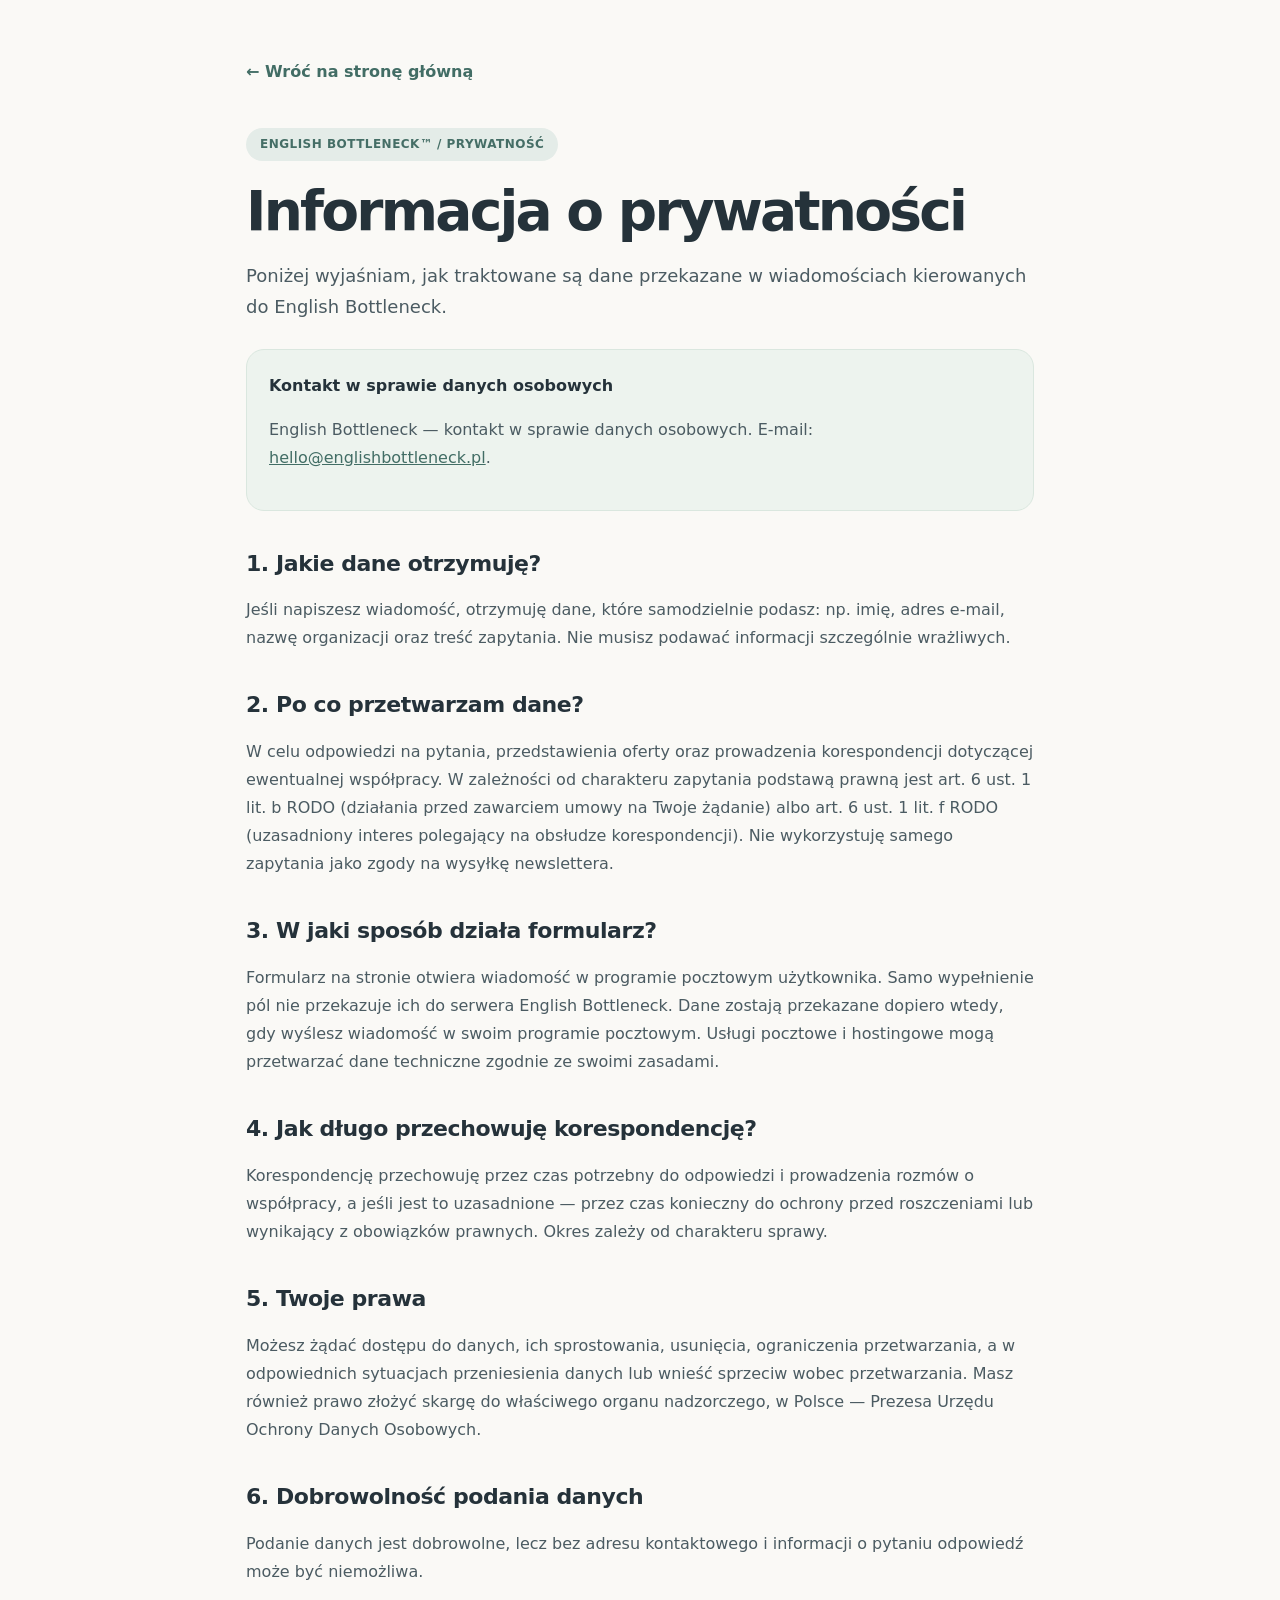
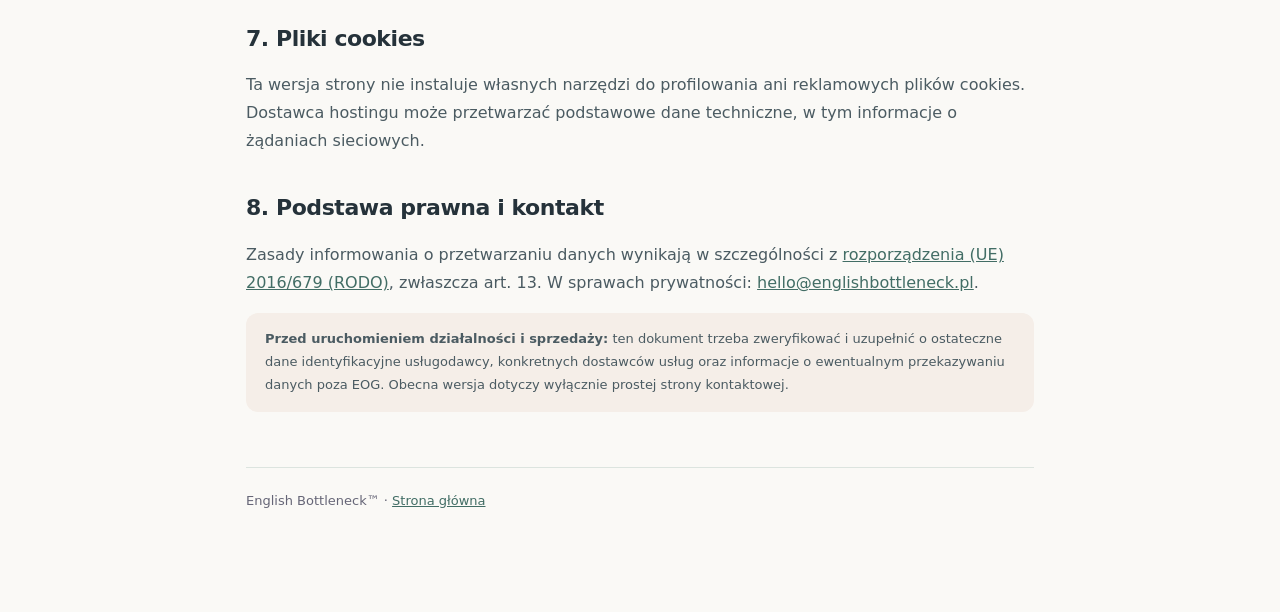
<file: prywatnosc.html>
<!doctype html><html lang="pl"><head><meta charset="utf-8"><meta name="viewport" content="width=device-width, initial-scale=1"><title>Informacja o prywatności | English Bottleneck™</title><meta name="description" content="Informacja o przetwarzaniu danych przy kontakcie z English Bottleneck."><link rel="icon" type="image/svg+xml" href="favicon.svg"><style>*{box-sizing:border-box}body{margin:0;background:#faf9f6;color:#25323a;font:16px/1.75 system-ui,-apple-system,Segoe UI,sans-serif}.wrap{max-width:840px;margin:auto;padding:58px 26px 100px}a{color:#426d65}a:hover{text-decoration-thickness:2px}.back{display:inline-block;margin-bottom:42px;text-decoration:none;font-weight:700}.pill{display:inline-block;padding:6px 14px;border-radius:100px;background:#e4ece8;color:#456e66;font-weight:700;font-size:12px;letter-spacing:.04em}h1{font-size:clamp(35px,5vw,55px);line-height:1.1;letter-spacing:-.05em;margin:20px 0 18px}h2{font-size:22px;letter-spacing:-.02em;margin-top:39px;line-height:1.3}p,li{color:#4b5b62}li{margin-bottom:8px}.lede{font-size:18px}.panel{border:1px solid #dae7df;background:#edf3ee;padding:22px;border-radius:18px;margin-top:26px}.end{margin-top:55px;border-top:1px solid #dce4df;padding-top:22px;font-size:13px;color:#667}.note{font-size:13px;background:#f5eee8;padding:15px 19px;border-radius:12px}</style></head><body><div class="wrap"><a class="back" href="index.html">← Wróć na stronę główną</a><div><span class="pill">ENGLISH BOTTLENECK™ / PRYWATNOŚĆ</span></div><h1>Informacja o prywatności</h1><p class="lede">Poniżej wyjaśniam, jak traktowane są dane przekazane w wiadomościach kierowanych do English Bottleneck.</p><div class="panel"><strong>Kontakt w sprawie danych osobowych</strong><p>English Bottleneck — kontakt w sprawie danych osobowych. E-mail: <a href="mailto:hello@englishbottleneck.pl">hello@englishbottleneck.pl</a>.</p></div><h2>1. Jakie dane otrzymuję?</h2><p>Jeśli napiszesz wiadomość, otrzymuję dane, które samodzielnie podasz: np. imię, adres e-mail, nazwę organizacji oraz treść zapytania. Nie musisz podawać informacji szczególnie wrażliwych.</p><h2>2. Po co przetwarzam dane?</h2><p>W celu odpowiedzi na pytania, przedstawienia oferty oraz prowadzenia korespondencji dotyczącej ewentualnej współpracy. W zależności od charakteru zapytania podstawą prawną jest art. 6 ust. 1 lit. b RODO (działania przed zawarciem umowy na Twoje żądanie) albo art. 6 ust. 1 lit. f RODO (uzasadniony interes polegający na obsłudze korespondencji). Nie wykorzystuję samego zapytania jako zgody na wysyłkę newslettera.</p><h2>3. W jaki sposób działa formularz?</h2><p>Formularz na stronie otwiera wiadomość w programie pocztowym użytkownika. Samo wypełnienie pól nie przekazuje ich do serwera English Bottleneck. Dane zostają przekazane dopiero wtedy, gdy wyślesz wiadomość w swoim programie pocztowym. Usługi pocztowe i hostingowe mogą przetwarzać dane techniczne zgodnie ze swoimi zasadami.</p><h2>4. Jak długo przechowuję korespondencję?</h2><p>Korespondencję przechowuję przez czas potrzebny do odpowiedzi i prowadzenia rozmów o współpracy, a jeśli jest to uzasadnione — przez czas konieczny do ochrony przed roszczeniami lub wynikający z obowiązków prawnych. Okres zależy od charakteru sprawy.</p><h2>5. Twoje prawa</h2><p>Możesz żądać dostępu do danych, ich sprostowania, usunięcia, ograniczenia przetwarzania, a w odpowiednich sytuacjach przeniesienia danych lub wnieść sprzeciw wobec przetwarzania. Masz również prawo złożyć skargę do właściwego organu nadzorczego, w Polsce — Prezesa Urzędu Ochrony Danych Osobowych.</p><h2>6. Dobrowolność podania danych</h2><p>Podanie danych jest dobrowolne, lecz bez adresu kontaktowego i informacji o pytaniu odpowiedź może być niemożliwa.</p><h2>7. Pliki cookies</h2><p>Ta wersja strony nie instaluje własnych narzędzi do profilowania ani reklamowych plików cookies. Dostawca hostingu może przetwarzać podstawowe dane techniczne, w tym informacje o żądaniach sieciowych.</p><h2>8. Podstawa prawna i kontakt</h2><p>Zasady informowania o przetwarzaniu danych wynikają w szczególności z <a href="https://eur-lex.europa.eu/legal-content/PL/TXT/?uri=CELEX:32016R0679" target="_blank" rel="noopener noreferrer">rozporządzenia (UE) 2016/679 (RODO)</a>, zwłaszcza art. 13. W sprawach prywatności: <a href="mailto:hello@englishbottleneck.pl">hello@englishbottleneck.pl</a>.</p><p class="note"><strong>Przed uruchomieniem działalności i sprzedaży:</strong> ten dokument trzeba zweryfikować i uzupełnić o ostateczne dane identyfikacyjne usługodawcy, konkretnych dostawców usług oraz informacje o ewentualnym przekazywaniu danych poza EOG. Obecna wersja dotyczy wyłącznie prostej strony kontaktowej.</p><div class="end">English Bottleneck™ · <a href="index.html">Strona główna</a></div></div></body></html>
</file>
